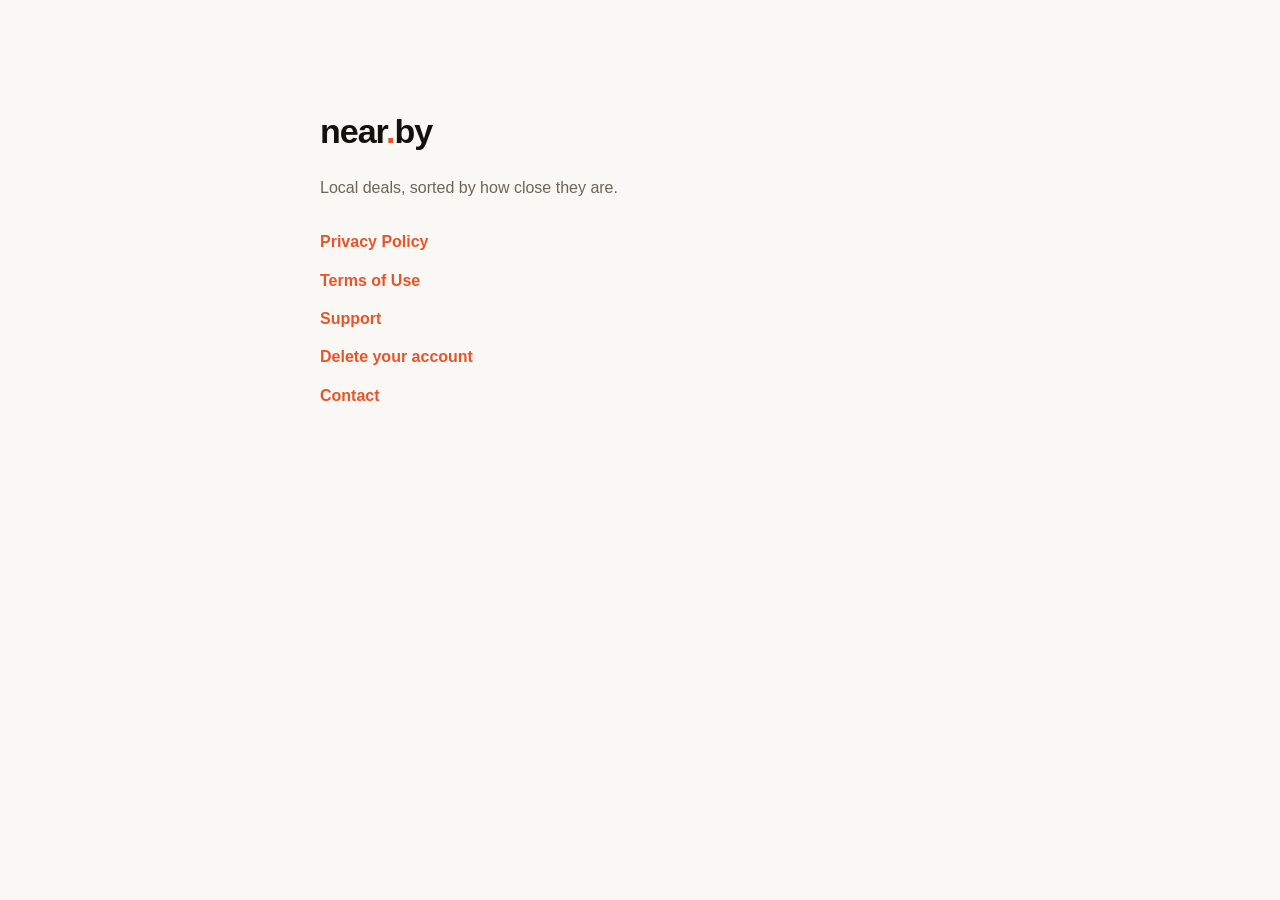
<file: index.html>
<!DOCTYPE html>
<html lang="en">
<head>
<meta charset="utf-8">
<meta name="viewport" content="width=device-width, initial-scale=1">
<title>near.by — Legal</title>
<style>
  :root { color-scheme: light dark; }
  body {
    max-width: 640px; margin: 0 auto; padding: 80px 20px;
    font: 16px/1.65 -apple-system, BlinkMacSystemFont, "Segoe UI", Roboto, sans-serif;
    color: #14110d; background: #faf8f4;
  }
  @media (prefers-color-scheme: dark) {
    body { color: #ece8e0; background: #14110d; }
  }
  h1 { font-size: 34px; letter-spacing: -1px; margin-bottom: 6px; }
  .dot { color: #e8542a; }
  p { color: #6b655b; }
  @media (prefers-color-scheme: dark) { p { color: #b0a99c; } }
  ul { list-style: none; padding: 0; margin-top: 28px; }
  li { margin-bottom: 12px; }
  a { color: #e8542a; font-weight: 600; text-decoration: none; }
  a:hover { text-decoration: underline; }
</style>
</head>
<body>
  <h1>near<span class="dot">.</span>by</h1>
  <p>Local deals, sorted by how close they are.</p>
  <ul>
    <li><a href="./privacy.html">Privacy Policy</a></li>
    <li><a href="./terms.html">Terms of Use</a></li>
    <li><a href="./support.html">Support</a></li>
    <li><a href="./delete-account.html">Delete your account</a></li>
    <li><a href="mailto:nearbyutah@gmail.com">Contact</a></li>
  </ul>
</body>
</html>
</file>
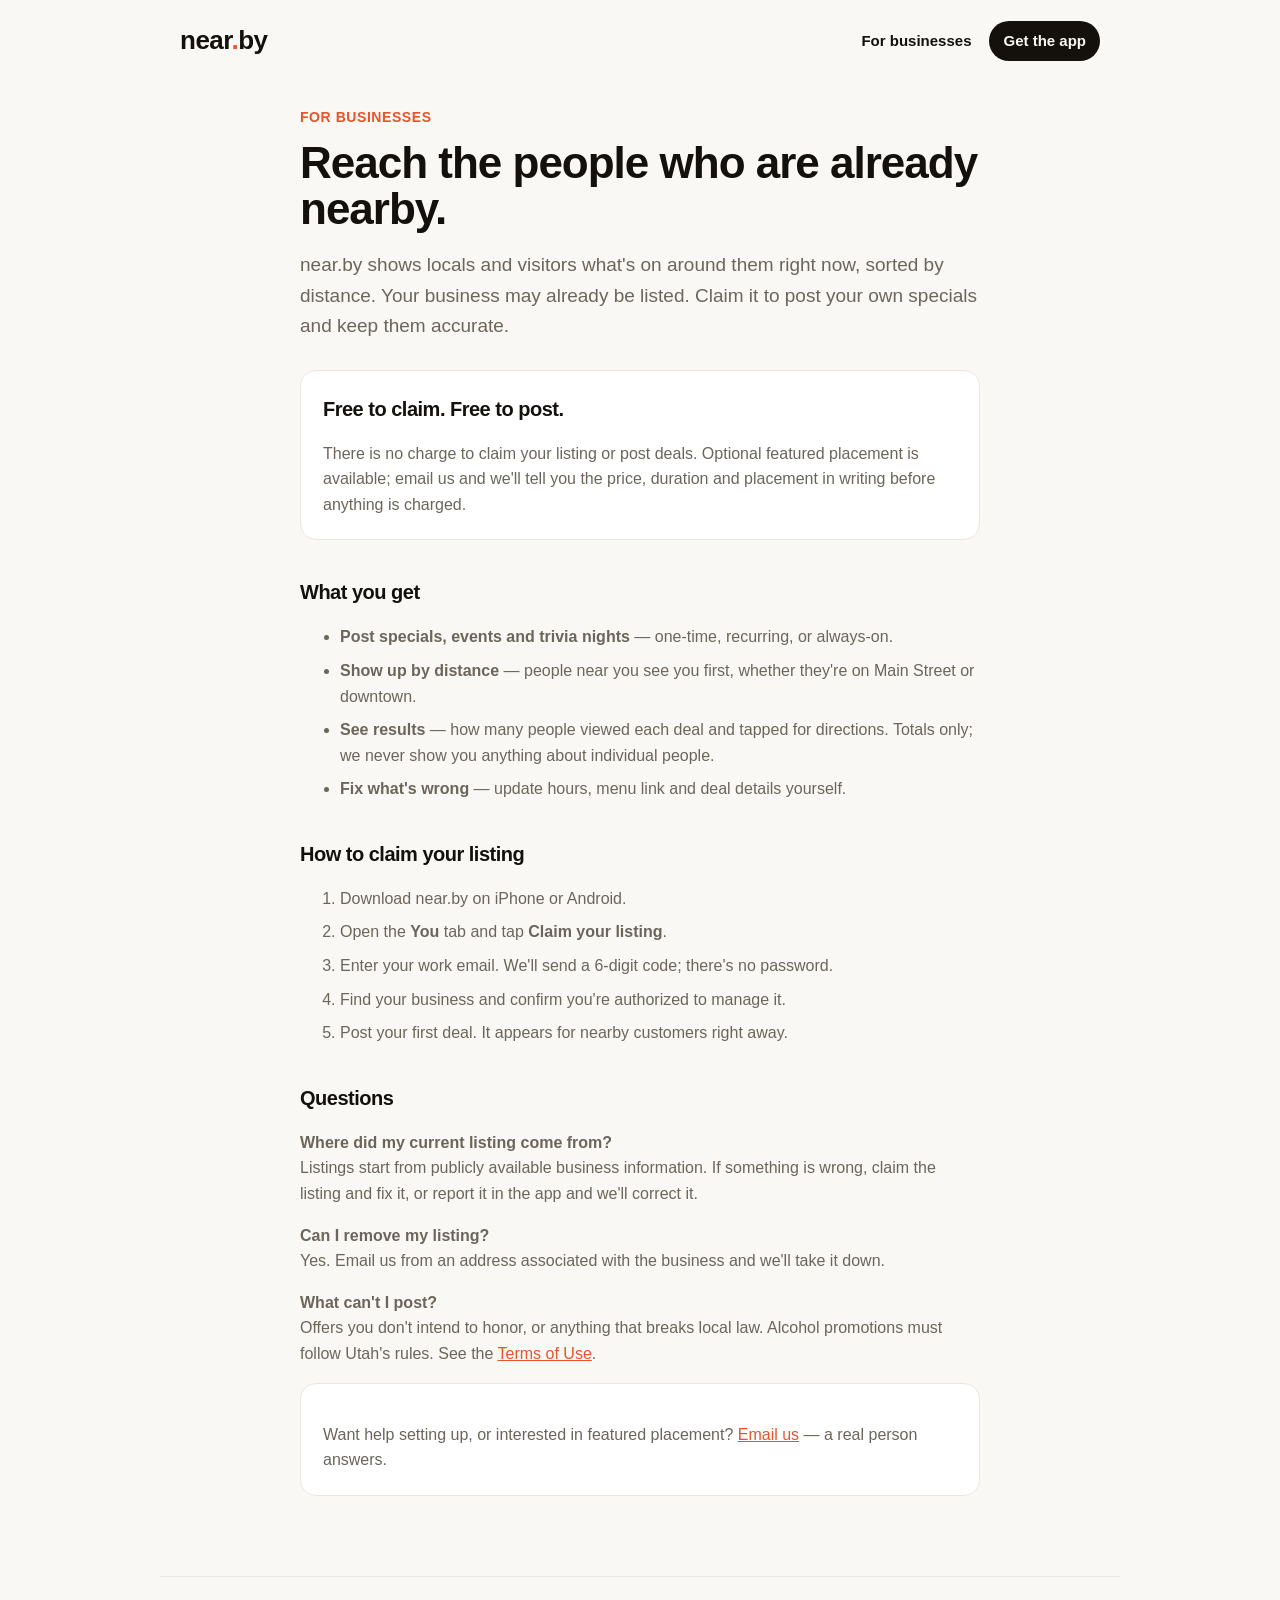
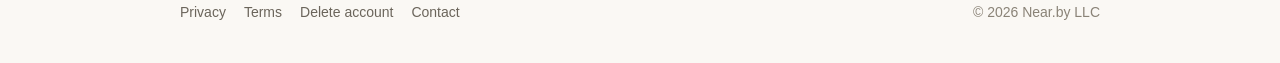
<file: business.html>
<!DOCTYPE html>
<html lang="en">
<head>
<meta charset="utf-8">
<meta name="viewport" content="width=device-width, initial-scale=1">
<title>For businesses — near.by</title>
<meta name="description" content="Claim your near.by listing for free. Post specials and events, and see how many nearby people viewed them and tapped for directions.">
<link rel="stylesheet" href="./site.css">
</head>
<body>

<header class="nav">
  <a class="logo" href="./">near<span class="dot">.</span>by</a>
  <nav>
    <a href="./business.html">For businesses</a>
    <a class="pill" href="./#get">Get the app</a>
  </nav>
</header>

<main class="page">
  <p class="eyebrow">For businesses</p>
  <h1>Reach the people who are already nearby.</h1>
  <p class="lead">near.by shows locals and visitors what's on around them right now, sorted by distance. Your business may already be listed. Claim it to post your own specials and keep them accurate.</p>

  <div class="card">
    <h2 style="margin-top:0">Free to claim. Free to post.</h2>
    <p>There is no charge to claim your listing or post deals. Optional featured placement is available; email us and we'll tell you the price, duration and placement in writing before anything is charged.</p>
  </div>

  <h2>What you get</h2>
  <ul>
    <li><strong>Post specials, events and trivia nights</strong> — one-time, recurring, or always-on.</li>
    <li><strong>Show up by distance</strong> — people near you see you first, whether they're on Main Street or downtown.</li>
    <li><strong>See results</strong> — how many people viewed each deal and tapped for directions. Totals only; we never show you anything about individual people.</li>
    <li><strong>Fix what's wrong</strong> — update hours, menu link and deal details yourself.</li>
  </ul>

  <h2>How to claim your listing</h2>
  <ol>
    <li>Download near.by on iPhone or Android.</li>
    <li>Open the <strong>You</strong> tab and tap <strong>Claim your listing</strong>.</li>
    <li>Enter your work email. We'll send a 6-digit code; there's no password.</li>
    <li>Find your business and confirm you're authorized to manage it.</li>
    <li>Post your first deal. It appears for nearby customers right away.</li>
  </ol>

  <h2>Questions</h2>
  <p><strong>Where did my current listing come from?</strong><br>
  Listings start from publicly available business information. If something is wrong, claim the listing and fix it, or report it in the app and we'll correct it.</p>
  <p><strong>Can I remove my listing?</strong><br>
  Yes. Email us from an address associated with the business and we'll take it down.</p>
  <p><strong>What can't I post?</strong><br>
  Offers you don't intend to honor, or anything that breaks local law. Alcohol promotions must follow Utah's rules. See the <a href="./terms.html">Terms of Use</a>.</p>

  <div class="card">
    <p>Want help setting up, or interested in featured placement? <a href="mailto:alandlipp@gmail.com?subject=near.by%20for%20my%20business">Email us</a> — a real person answers.</p>
  </div>
</main>

<footer>
  <a href="./privacy.html">Privacy</a>
  <a href="./terms.html">Terms</a>
  <a href="./delete-account.html">Delete account</a>
  <a href="mailto:alandlipp@gmail.com">Contact</a>
  <span class="copy">© 2026 Near.by LLC</span>
</footer>

</body>
</html>
</file>
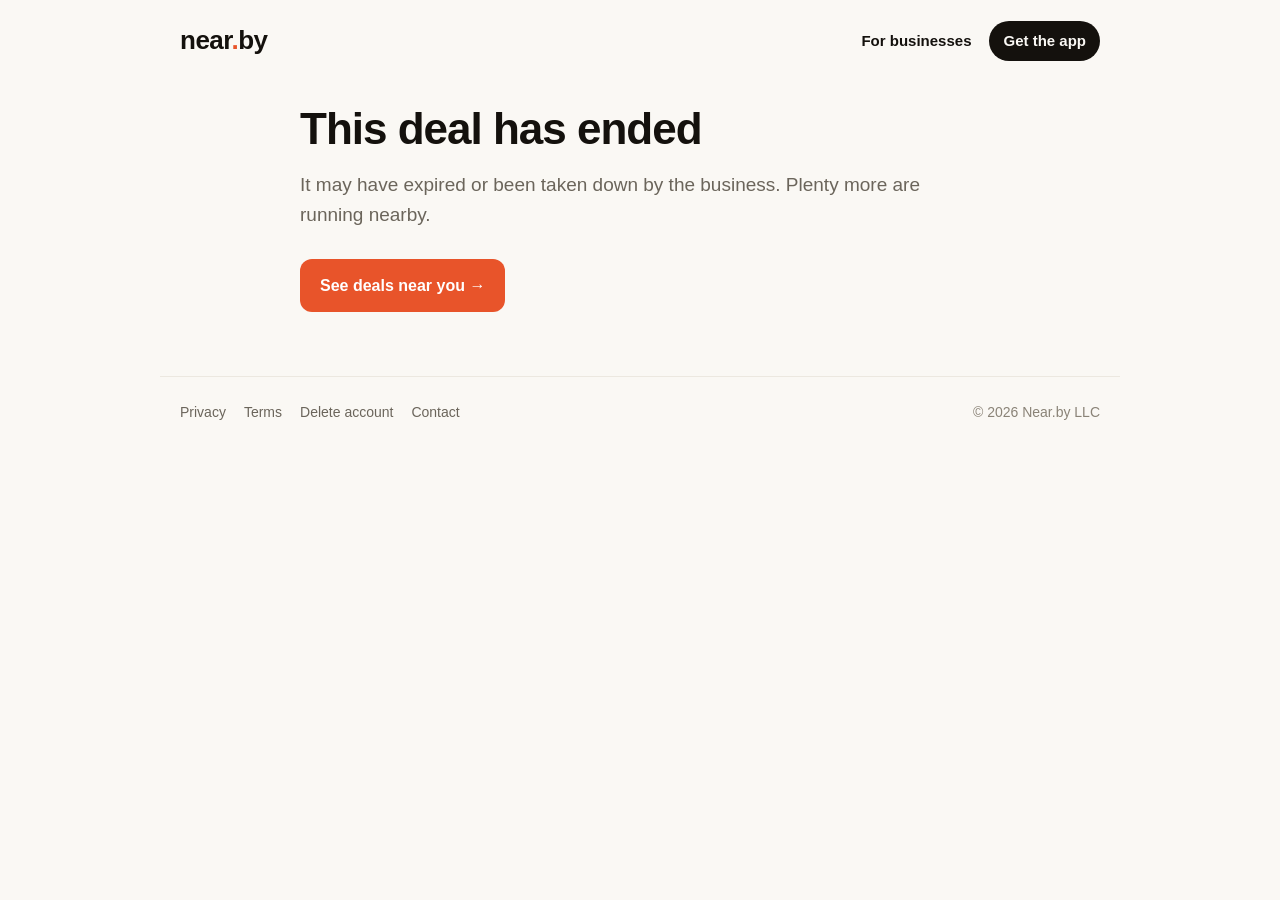
<file: d.html>
<!DOCTYPE html>
<html lang="en">
<head>
<meta charset="utf-8">
<meta name="viewport" content="width=device-width, initial-scale=1">
<title>A deal near you — near.by</title>
<meta name="description" content="A local deal shared from near.by — food specials, events and offers sorted by how close they are.">
<meta property="og:title" content="A deal near you — near.by">
<meta property="og:description" content="Shared from near.by: local deals in Park City and Salt Lake City, sorted by distance.">
<meta property="og:type" content="website">
<link rel="stylesheet" href="./site.css">
<style>
  .deal { margin-top: 8px; }
  .deal h1 { margin-bottom: 6px; }
  .biz { font-size: 18px; font-weight: 700; color: var(--ink); margin: 0 0 4px; }
  .where { margin: 0 0 20px; }
  .chips { display: flex; flex-wrap: wrap; gap: 8px; margin: 0 0 20px; }
  .chip { background: var(--surface); border: 1px solid var(--line); border-radius: 999px; padding: 4px 12px; font-size: 14px; font-weight: 600; color: var(--ink); }
  .chip.hot { border-color: var(--accent); color: var(--accent); }
  .actions { display: flex; flex-wrap: wrap; gap: 12px; margin: 8px 0 32px; }
  .ghost { display: inline-block; border: 1.5px solid var(--line); color: var(--ink); text-decoration: none; font-weight: 700; padding: 12px 18px; border-radius: 12px; }
  .note { font-size: 13px; color: var(--faint); }
  [hidden] { display: none !important; }
</style>
</head>
<body>

<header class="nav">
  <a class="logo" href="./">near<span class="dot">.</span>by</a>
  <nav>
    <a href="./business.html">For businesses</a>
    <a class="pill" href="./#get">Get the app</a>
  </nav>
</header>

<main class="page">
  <p id="loading">Loading deal…</p>

  <section id="missing" hidden>
    <h1>This deal has ended</h1>
    <p class="lead">It may have expired or been taken down by the business. Plenty more are running nearby.</p>
    <a class="btn" href="./#get">See deals near you →</a>
  </section>

  <section id="deal" class="deal" hidden>
    <p class="eyebrow">Shared from near.by</p>
    <h1 id="title"></h1>
    <p class="biz" id="biz"></p>
    <p class="where" id="where"></p>
    <div class="chips" id="chips"></div>
    <p id="desc"></p>
    <div class="actions">
      <a class="btn" id="directions" href="#" target="_blank" rel="noopener">Get directions</a>
      <a class="ghost" id="website" href="#" target="_blank" rel="noopener" hidden>Business website ↗</a>
    </div>
    <div class="card">
      <h2 style="margin-top:0">Find more deals like this, closest first</h2>
      <p>near.by shows what's on around you right now. Free, no sign-up, no tracking.</p>
      <div class="stores">
        <!-- Same store links as the home page; replace href="#" and remove "soon" once live. -->
        <a class="store soon" href="#"><span class="store-small">Coming soon to the</span><span class="store-big">App Store</span></a>
        <a class="store soon" href="#"><span class="store-small">Coming soon to</span><span class="store-big">Google Play</span></a>
      </div>
    </div>
    <p class="note">Deals change. Please confirm with the business before you go.</p>
  </section>
</main>

<footer>
  <a href="./privacy.html">Privacy</a>
  <a href="./terms.html">Terms</a>
  <a href="./delete-account.html">Delete account</a>
  <a href="mailto:alandlipp@gmail.com">Contact</a>
  <span class="copy">© 2026 Near.by LLC</span>
</footer>

<script>
// Public read-only key (the same one the app ships). Row-level security only
// exposes active, reviewed deals.
const SUPABASE_URL = 'https://vieoqoczhqbcxpflyjcp.supabase.co';
const ANON_KEY = 'eyJhbGciOiJIUzI1NiIsInR5cCI6IkpXVCJ9.eyJpc3MiOiJzdXBhYmFzZSIsInJlZiI6InZpZW9xb2N6aHFiY3hwZmx5amNwIiwicm9sZSI6ImFub24iLCJpYXQiOjE3ODI2NTE0NTgsImV4cCI6MjA5ODIyNzQ1OH0.SQrn1a5DHUfKdhRFTdYOUE6S_gLOYhhlN7NKVDqYwEo';
const DAYS = ['Sun', 'Mon', 'Tue', 'Wed', 'Thu', 'Fri', 'Sat'];

function show(id) {
  document.getElementById('loading').hidden = true;
  document.getElementById(id).hidden = false;
}

function fmtTime(t) {
  if (!t) return null;
  const [h, m] = t.split(':').map(Number);
  const hour = h % 12 || 12, ampm = h >= 12 ? 'pm' : 'am';
  return m ? `${hour}:${String(m).padStart(2, '0')}${ampm}` : `${hour}${ampm}`;
}

function chip(text, hot) {
  const el = document.createElement('span');
  el.className = 'chip' + (hot ? ' hot' : '');
  el.textContent = text;
  document.getElementById('chips').appendChild(el);
}

async function load() {
  const id = new URLSearchParams(location.search).get('id') || '';
  if (!/^[0-9a-f-]{36}$/i.test(id)) return show('missing');

  const select = 'title,description,price_info,deal_type,recurring_days,start_time,end_time,valid_until,' +
    'businesses(name,address,city,website)';
  let deal;
  try {
    const res = await fetch(`${SUPABASE_URL}/rest/v1/deals?id=eq.${id}&select=${select}`, {
      headers: { apikey: ANON_KEY, Authorization: `Bearer ${ANON_KEY}` },
    });
    deal = (await res.json())[0];
  } catch (e) { /* fall through to "ended" */ }
  if (!deal) return show('missing');

  const biz = deal.businesses || {};
  document.title = `${deal.title} at ${biz.name || 'a local spot'} — near.by`;
  document.getElementById('title').textContent = deal.title;
  document.getElementById('biz').textContent = biz.name || '';
  const showCity = biz.city && !(biz.address || '').includes(biz.city);
  document.getElementById('where').textContent = [biz.address, showCity && biz.city].filter(Boolean).join(', ');
  document.getElementById('desc').textContent = deal.description || '';

  if (deal.recurring_days && deal.recurring_days.length) chip(deal.recurring_days.map(d => DAYS[d]).join(' · '));
  const start = fmtTime(deal.start_time), end = fmtTime(deal.end_time);
  if (start && end) chip(`${start}–${end}`);
  if (deal.price_info) chip(deal.price_info, true);
  if (deal.valid_until) {
    const days = Math.ceil((Date.parse(deal.valid_until + 'T23:59:59') - Date.now()) / 864e5);
    if (days >= 0) chip(days === 0 ? 'Ends today' : `${days} day${days === 1 ? '' : 's'} left`, days <= 3);
  }

  const q = encodeURIComponent([biz.name, biz.address, showCity && biz.city].filter(Boolean).join(', '));
  document.getElementById('directions').href = `https://www.google.com/maps/search/?api=1&query=${q}`;
  if (biz.website && /^https?:\/\//i.test(biz.website)) {
    const w = document.getElementById('website');
    w.href = biz.website;
    w.hidden = false;
  }
  show('deal');
}
load();
</script>
</body>
</html>
</file>
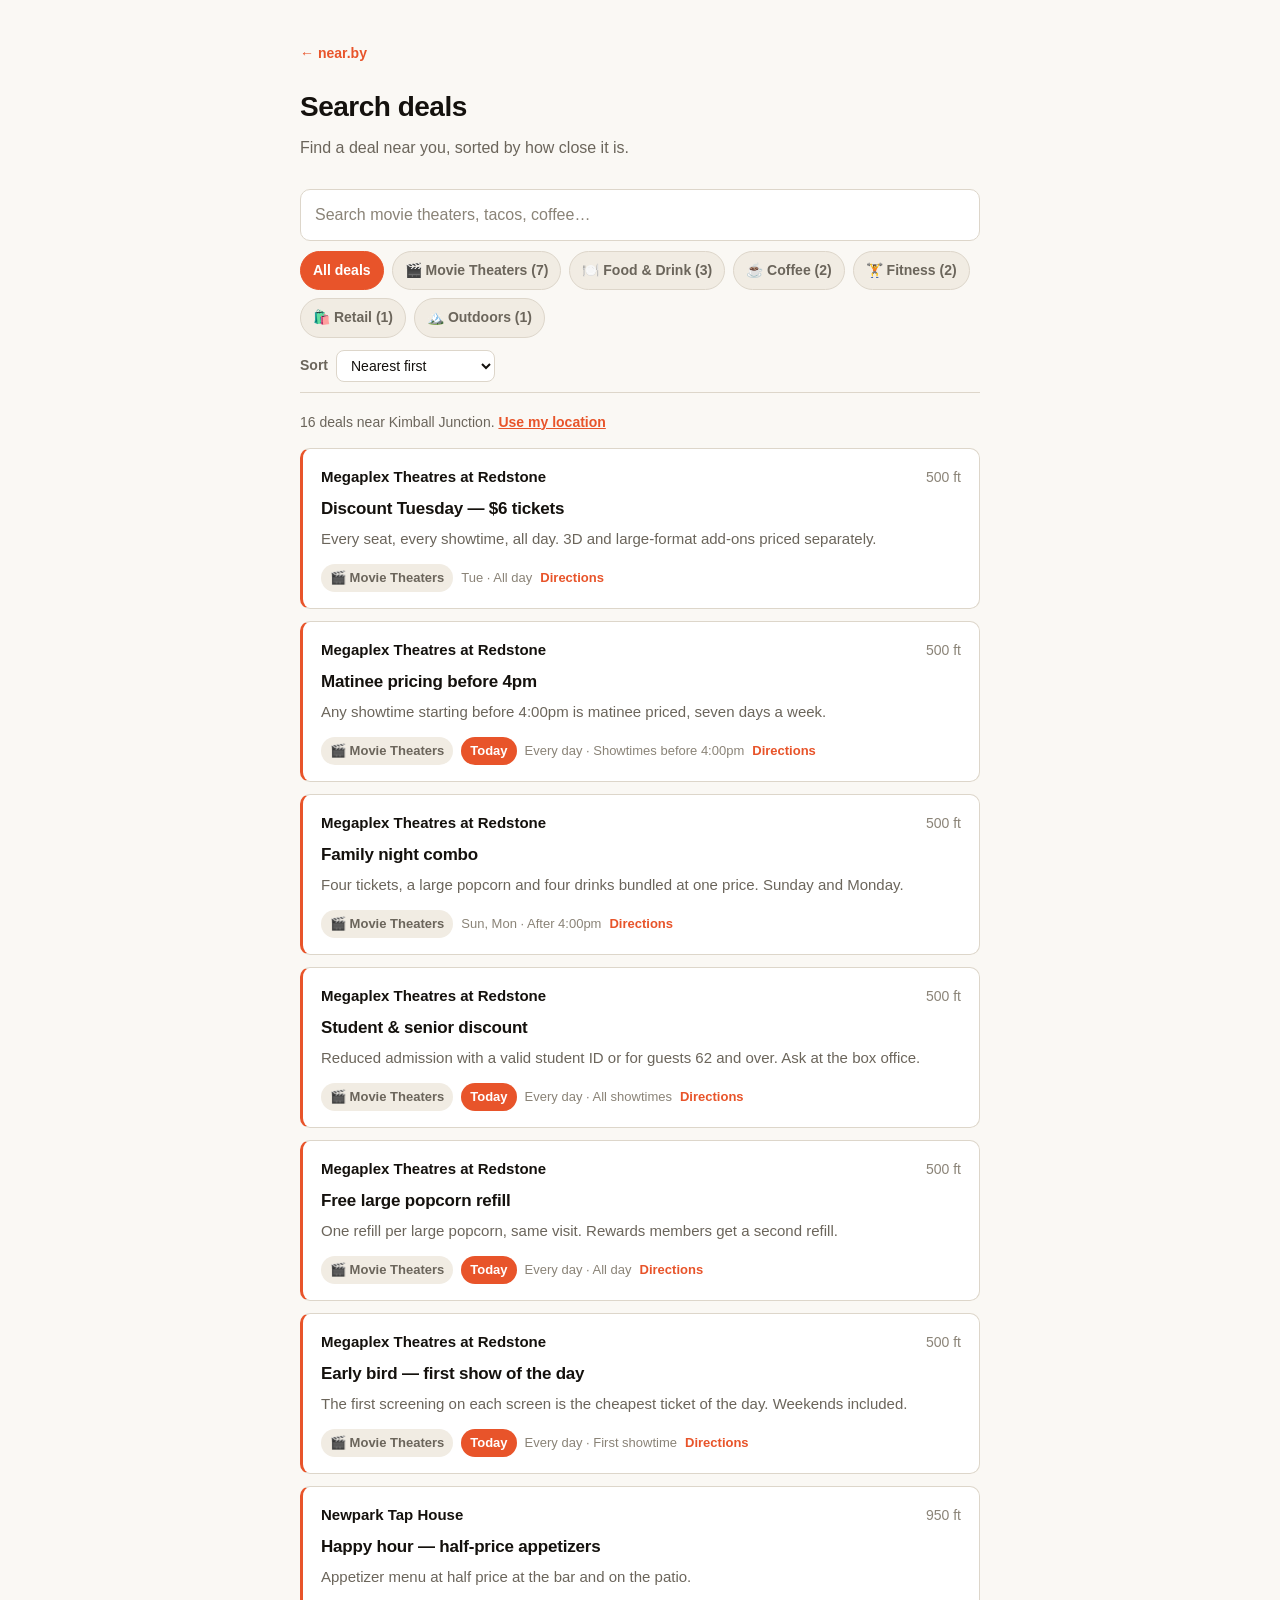
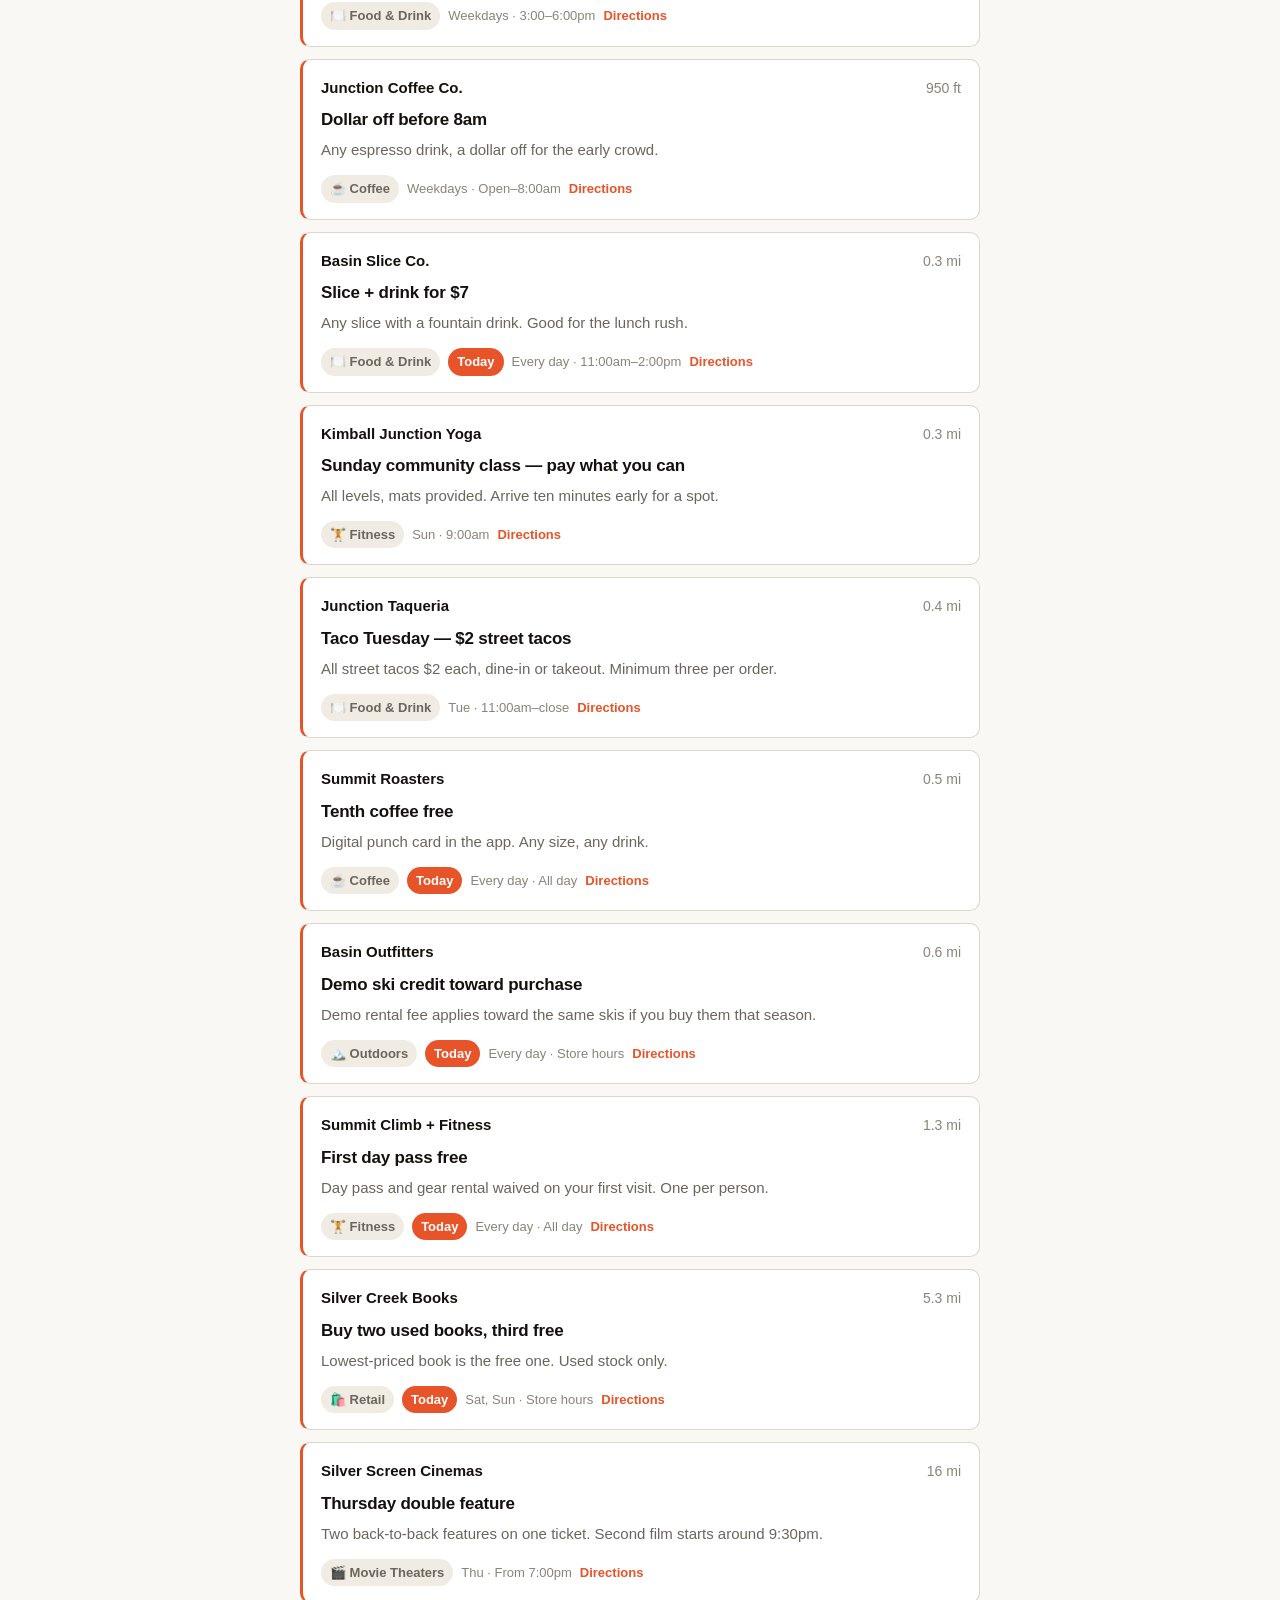
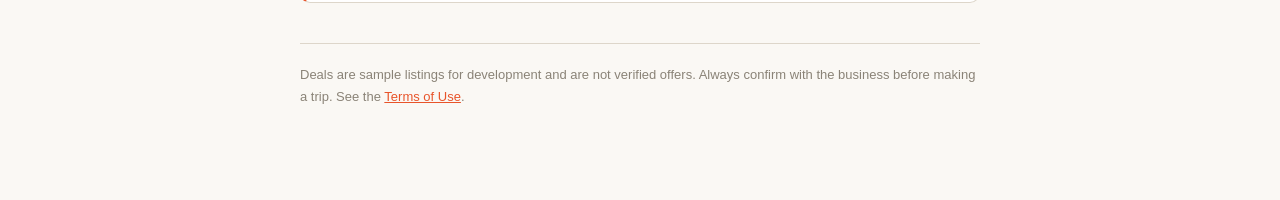
<file: deals.html>
<!DOCTYPE html>
<html lang="en">
<head>
<meta charset="utf-8">
<meta name="viewport" content="width=device-width, initial-scale=1">
<title>Search deals — near.by</title>
<meta name="description" content="Search local deals near you, sorted by how close they are.">
<style>
  :root {
    color-scheme: light dark;
    --bg: #faf8f4;
    --fg: #14110d;
    --muted: #6b655b;
    --faint: #8a8377;
    --line: #ddd6ca;
    --card: #ffffff;
    --accent: #e8542a;
    --chip: #f1ece3;
  }
  @media (prefers-color-scheme: dark) {
    :root {
      --bg: #14110d;
      --fg: #ece8e0;
      --muted: #b0a99c;
      --faint: #8a8377;
      --line: #3a352d;
      --card: #1c1813;
      --chip: #241f19;
    }
  }

  * { box-sizing: border-box; }

  body {
    max-width: 720px; margin: 0 auto; padding: 40px 20px 80px;
    font: 16px/1.65 -apple-system, BlinkMacSystemFont, "Segoe UI", Roboto, sans-serif;
    color: var(--fg); background: var(--bg);
  }

  a { color: var(--accent); }

  .back { font-size: 14px; font-weight: 600; text-decoration: none; }
  .back:hover { text-decoration: underline; }

  h1 { font-size: 28px; letter-spacing: -0.5px; margin: 18px 0 4px; }
  .dot { color: var(--accent); }
  .sub { color: var(--muted); margin-top: 0; }

  /* --- controls --- */
  .controls {
    position: sticky; top: 0; z-index: 5;
    padding: 12px 0 10px;
    background: var(--bg);
    border-bottom: 1px solid var(--line);
    margin-bottom: 18px;
  }

  .search-row { display: flex; gap: 8px; }

  #q {
    flex: 1; min-width: 0;
    padding: 12px 14px;
    font: inherit; font-size: 16px;
    color: var(--fg); background: var(--card);
    border: 1px solid var(--line); border-radius: 10px;
  }
  #q:focus { outline: 2px solid var(--accent); outline-offset: 1px; border-color: transparent; }
  #q::placeholder { color: var(--faint); }

  .clear-btn {
    padding: 0 14px; font: inherit; font-weight: 600; font-size: 14px;
    color: var(--muted); background: var(--chip);
    border: 1px solid var(--line); border-radius: 10px; cursor: pointer;
  }
  .clear-btn:hover { color: var(--fg); }
  .clear-btn[hidden] { display: none; }

  .chips { display: flex; flex-wrap: wrap; gap: 8px; margin-top: 10px; }

  .chip {
    padding: 7px 12px; font: inherit; font-size: 14px; font-weight: 600;
    color: var(--muted); background: var(--chip);
    border: 1px solid var(--line); border-radius: 999px; cursor: pointer;
    white-space: nowrap;
  }
  .chip:hover { color: var(--fg); }
  .chip[aria-pressed="true"] {
    color: #fff; background: var(--accent); border-color: var(--accent);
  }
  .chip:focus-visible { outline: 2px solid var(--accent); outline-offset: 2px; }

  .sort-row {
    display: flex; align-items: center; flex-wrap: wrap; gap: 8px;
    margin-top: 12px; font-size: 14px; color: var(--muted);
  }
  .sort-row label { font-weight: 600; }
  #sort {
    font: inherit; font-size: 14px; padding: 6px 10px;
    color: var(--fg); background: var(--card);
    border: 1px solid var(--line); border-radius: 8px;
  }

  /* --- status line --- */
  .status { font-size: 14px; color: var(--muted); margin-bottom: 14px; }
  .status .loc-btn {
    font: inherit; font-size: 14px; font-weight: 600;
    color: var(--accent); background: none; border: 0; padding: 0;
    cursor: pointer; text-decoration: underline;
  }

  /* --- results --- */
  ul.results { list-style: none; padding: 0; margin: 0; }

  .deal {
    background: var(--card);
    border: 1px solid var(--line); border-left: 3px solid var(--accent);
    border-radius: 10px;
    padding: 16px 18px; margin-bottom: 12px;
  }

  .deal-head {
    display: flex; justify-content: space-between; align-items: baseline; gap: 12px;
  }
  .biz { font-weight: 700; font-size: 15px; }
  .dist { font-size: 14px; color: var(--faint); white-space: nowrap; }

  .deal h2 { font-size: 17px; margin: 6px 0 4px; letter-spacing: -0.2px; }
  .deal p { margin: 0; color: var(--muted); font-size: 15px; }

  .meta {
    display: flex; flex-wrap: wrap; align-items: center; gap: 8px;
    margin-top: 12px; font-size: 13px; color: var(--faint);
  }
  .badge {
    padding: 3px 9px; border-radius: 999px;
    background: var(--chip); color: var(--muted); font-weight: 600;
  }
  .badge.today { background: var(--accent); color: #fff; }
  .meta a { font-weight: 600; text-decoration: none; }
  .meta a:hover { text-decoration: underline; }

  mark { background: rgba(232, 84, 42, 0.22); color: inherit; border-radius: 3px; padding: 0 1px; }

  .empty {
    text-align: center; padding: 48px 20px;
    border: 1px dashed var(--line); border-radius: 10px; color: var(--muted);
  }
  .empty strong { display: block; color: var(--fg); margin-bottom: 6px; }

  .note {
    margin-top: 40px; padding-top: 20px; border-top: 1px solid var(--line);
    font-size: 13px; color: var(--faint);
  }

  @media (max-width: 480px) {
    body { padding: 24px 16px 60px; }
    .deal-head { flex-direction: column; gap: 2px; }
  }
</style>
</head>
<body>

<a class="back" href="./index.html">&larr; near<span class="dot">.</span>by</a>

<h1>Search deals</h1>
<p class="sub">Find a deal near you, sorted by how close it is.</p>

<div class="controls">
  <div class="search-row">
    <input id="q" type="search" autocomplete="off" aria-label="Search deals"
           placeholder="Search movie theaters, tacos, coffee&hellip;">
    <button id="clear" class="clear-btn" type="button" hidden>Clear</button>
  </div>

  <div class="chips" id="chips" role="group" aria-label="Filter by category"></div>

  <div class="sort-row">
    <label for="sort">Sort</label>
    <select id="sort">
      <option value="distance">Nearest first</option>
      <option value="today">Running today first</option>
      <option value="name">Business A&ndash;Z</option>
    </select>
  </div>
</div>

<p class="status" id="status" role="status" aria-live="polite"></p>

<ul class="results" id="results"></ul>

<p class="note">
  Deals are sample listings for development and are not verified offers. Always confirm
  with the business before making a trip. See the <a href="./terms.html">Terms of Use</a>.
</p>

<script src="./deals.js"></script>
<script>
(function () {
  'use strict';

  var qInput   = document.getElementById('q');
  var clearBtn = document.getElementById('clear');
  var chipsEl  = document.getElementById('chips');
  var sortEl   = document.getElementById('sort');
  var statusEl = document.getElementById('status');
  var listEl   = document.getElementById('results');

  var state = {
    query: '',
    categories: [],            // empty means "all"
    sort: 'distance',
    origin: DEFAULT_LOCATION,  // falls back to Kimball Junction
    usingDeviceLocation: false
  };

  var DAY_NAMES = ['Sunday', 'Monday', 'Tuesday', 'Wednesday', 'Thursday', 'Friday', 'Saturday'];

  /* ---------- helpers ---------- */

  // Great-circle distance in miles.
  function distanceMiles(a, b) {
    var R = 3958.8;
    var toRad = function (d) { return d * Math.PI / 180; };
    var dLat = toRad(b.lat - a.lat);
    var dLng = toRad(b.lng - a.lng);
    var h = Math.sin(dLat / 2) * Math.sin(dLat / 2) +
            Math.cos(toRad(a.lat)) * Math.cos(toRad(b.lat)) *
            Math.sin(dLng / 2) * Math.sin(dLng / 2);
    return R * 2 * Math.atan2(Math.sqrt(h), Math.sqrt(1 - h));
  }

  function formatDistance(mi) {
    // Walking distance reads better in feet than as "0.0 mi".
    if (mi < 0.2) return Math.max(50, Math.round(mi * 5280 / 50) * 50) + ' ft';
    if (mi < 10)  return mi.toFixed(1) + ' mi';
    return Math.round(mi) + ' mi';
  }

  function runsToday(deal) {
    if (!deal.days) return true;
    return deal.days.indexOf(new Date().getDay()) !== -1;
  }

  function daysLabel(deal) {
    if (!deal.days) return 'Every day';
    if (deal.days.length === 5 && [1,2,3,4,5].every(function (d) { return deal.days.indexOf(d) !== -1; })) {
      return 'Weekdays';
    }
    return deal.days.map(function (d) { return DAY_NAMES[d].slice(0, 3); }).join(', ');
  }

  function escapeHtml(s) {
    return String(s).replace(/[&<>"']/g, function (c) {
      return { '&': '&amp;', '<': '&lt;', '>': '&gt;', '"': '&quot;', "'": '&#39;' }[c];
    });
  }

  // Escape a user string for safe use inside a RegExp.
  function escapeRegExp(s) {
    return s.replace(/[.*+?^${}()|[\]\\]/g, '\\$&');
  }

  // Escape for HTML, then wrap query terms in <mark>.
  function highlight(text, terms) {
    var html = escapeHtml(text);
    if (!terms.length) return html;
    var pattern = terms.map(escapeRegExp).join('|');
    // Skip anything inside an HTML entity so &amp; is not broken apart.
    return html.replace(new RegExp('(' + pattern + ')(?![^&]*;)', 'gi'), '<mark>$1</mark>');
  }

  /* ---------- filtering ---------- */

  function searchTerms() {
    return state.query.toLowerCase().split(/\s+/).filter(Boolean);
  }

  function matches(deal, terms) {
    if (state.categories.length && state.categories.indexOf(deal.category) === -1) {
      return false;
    }
    if (!terms.length) return true;

    var haystack = [
      deal.business,
      deal.title,
      deal.detail,
      deal.address,
      CATEGORIES[deal.category].label
    ].join(' ').toLowerCase();

    // Every term must appear somewhere: "movie tuesday" narrows, it does not widen.
    return terms.every(function (t) { return haystack.indexOf(t) !== -1; });
  }

  function visibleDeals() {
    var terms = searchTerms();

    var rows = DEALS.filter(function (d) { return matches(d, terms); })
                    .map(function (d) {
                      return { deal: d, miles: distanceMiles(state.origin, d) };
                    });

    rows.sort(function (a, b) {
      if (state.sort === 'name') {
        return a.deal.business.localeCompare(b.deal.business) ||
               a.deal.title.localeCompare(b.deal.title);
      }
      if (state.sort === 'today') {
        var diff = (runsToday(b.deal) ? 1 : 0) - (runsToday(a.deal) ? 1 : 0);
        if (diff) return diff;
      }
      return a.miles - b.miles;
    });

    return rows;
  }

  /* ---------- rendering ---------- */

  function renderChips() {
    var html = Object.keys(CATEGORIES).map(function (key) {
      var on = state.categories.indexOf(key) !== -1;
      var count = DEALS.filter(function (d) { return d.category === key; }).length;
      return '<button class="chip" type="button" data-cat="' + key + '" aria-pressed="' + on + '">' +
             CATEGORIES[key].emoji + ' ' + escapeHtml(CATEGORIES[key].label) +
             ' <span aria-hidden="true">(' + count + ')</span></button>';
    });

    html.unshift(
      '<button class="chip" type="button" data-cat="" aria-pressed="' +
      (state.categories.length === 0) + '">All deals</button>'
    );

    chipsEl.innerHTML = html.join('');
  }

  function renderStatus(count) {
    var where = state.usingDeviceLocation
      ? 'your location'
      : escapeHtml(state.origin.label);

    var bits = [count + (count === 1 ? ' deal' : ' deals')];
    if (state.query) bits.push('matching &ldquo;' + escapeHtml(state.query) + '&rdquo;');
    bits.push('near ' + where);

    var html = bits.join(' ') + '.';
    if (!state.usingDeviceLocation && 'geolocation' in navigator) {
      html += ' <button class="loc-btn" type="button" id="useloc">Use my location</button>';
    }
    statusEl.innerHTML = html;

    var btn = document.getElementById('useloc');
    if (btn) btn.addEventListener('click', requestLocation);
  }

  function renderResults() {
    var rows = visibleDeals();
    var terms = searchTerms();

    renderStatus(rows.length);

    if (!rows.length) {
      listEl.innerHTML =
        '<li class="empty"><strong>Nothing matches yet.</strong>' +
        'Try a shorter search, or clear the category filters.</li>';
      return;
    }

    listEl.innerHTML = rows.map(function (row) {
      var d = row.deal;
      var cat = CATEGORIES[d.category];
      var maps = 'https://www.google.com/maps/search/?api=1&query=' + d.lat + ',' + d.lng;

      var badges = '<span class="badge">' + cat.emoji + ' ' + escapeHtml(cat.label) + '</span>';
      if (runsToday(d)) badges += '<span class="badge today">Today</span>';

      var when = daysLabel(d) + (d.window ? ' &middot; ' + escapeHtml(d.window) : '');

      return '<li class="deal">' +
        '<div class="deal-head">' +
          '<span class="biz">' + highlight(d.business, terms) + '</span>' +
          '<span class="dist">' + formatDistance(row.miles) + '</span>' +
        '</div>' +
        '<h2>' + highlight(d.title, terms) + '</h2>' +
        '<p>' + highlight(d.detail, terms) + '</p>' +
        '<div class="meta">' + badges +
          '<span>' + when + '</span>' +
          '<a href="' + maps + '" target="_blank" rel="noopener">Directions</a>' +
        '</div>' +
      '</li>';
    }).join('');
  }

  /* ---------- location ---------- */

  function requestLocation() {
    if (!('geolocation' in navigator)) return;
    statusEl.textContent = 'Getting your location…';
    navigator.geolocation.getCurrentPosition(
      function (pos) {
        state.origin = { lat: pos.coords.latitude, lng: pos.coords.longitude, label: 'you' };
        state.usingDeviceLocation = true;
        renderResults();
      },
      function () {
        // Denied or unavailable: quietly stay on the fallback location.
        state.usingDeviceLocation = false;
        renderResults();
      },
      { timeout: 8000, maximumAge: 300000 }
    );
  }

  /* ---------- URL state (shareable searches) ---------- */

  function readUrl() {
    var params = new URLSearchParams(location.search);
    state.query = params.get('q') || '';
    var cat = params.get('cat');
    state.categories = cat ? cat.split(',').filter(function (c) { return CATEGORIES[c]; }) : [];
    var sort = params.get('sort');
    if (sort === 'today' || sort === 'name' || sort === 'distance') state.sort = sort;
  }

  function writeUrl() {
    var params = new URLSearchParams();
    if (state.query) params.set('q', state.query);
    if (state.categories.length) params.set('cat', state.categories.join(','));
    if (state.sort !== 'distance') params.set('sort', state.sort);
    var qs = params.toString();
    history.replaceState(null, '', qs ? '?' + qs : location.pathname);
  }

  function update() {
    clearBtn.hidden = !state.query && !state.categories.length;
    writeUrl();
    renderChips();
    renderResults();
  }

  /* ---------- events ---------- */

  qInput.addEventListener('input', function () {
    state.query = qInput.value.trim();
    update();
  });

  clearBtn.addEventListener('click', function () {
    state.query = '';
    state.categories = [];
    qInput.value = '';
    qInput.focus();
    update();
  });

  chipsEl.addEventListener('click', function (e) {
    var btn = e.target.closest('.chip');
    if (!btn) return;
    var cat = btn.dataset.cat;

    if (!cat) {
      state.categories = [];               // "All deals"
    } else {
      var i = state.categories.indexOf(cat);
      if (i === -1) state.categories.push(cat);
      else state.categories.splice(i, 1);
    }
    update();
  });

  sortEl.addEventListener('change', function () {
    state.sort = sortEl.value;
    update();
  });

  /* ---------- init ---------- */

  readUrl();
  qInput.value = state.query;
  sortEl.value = state.sort;
  update();
})();
</script>

</body>
</html>
</file>
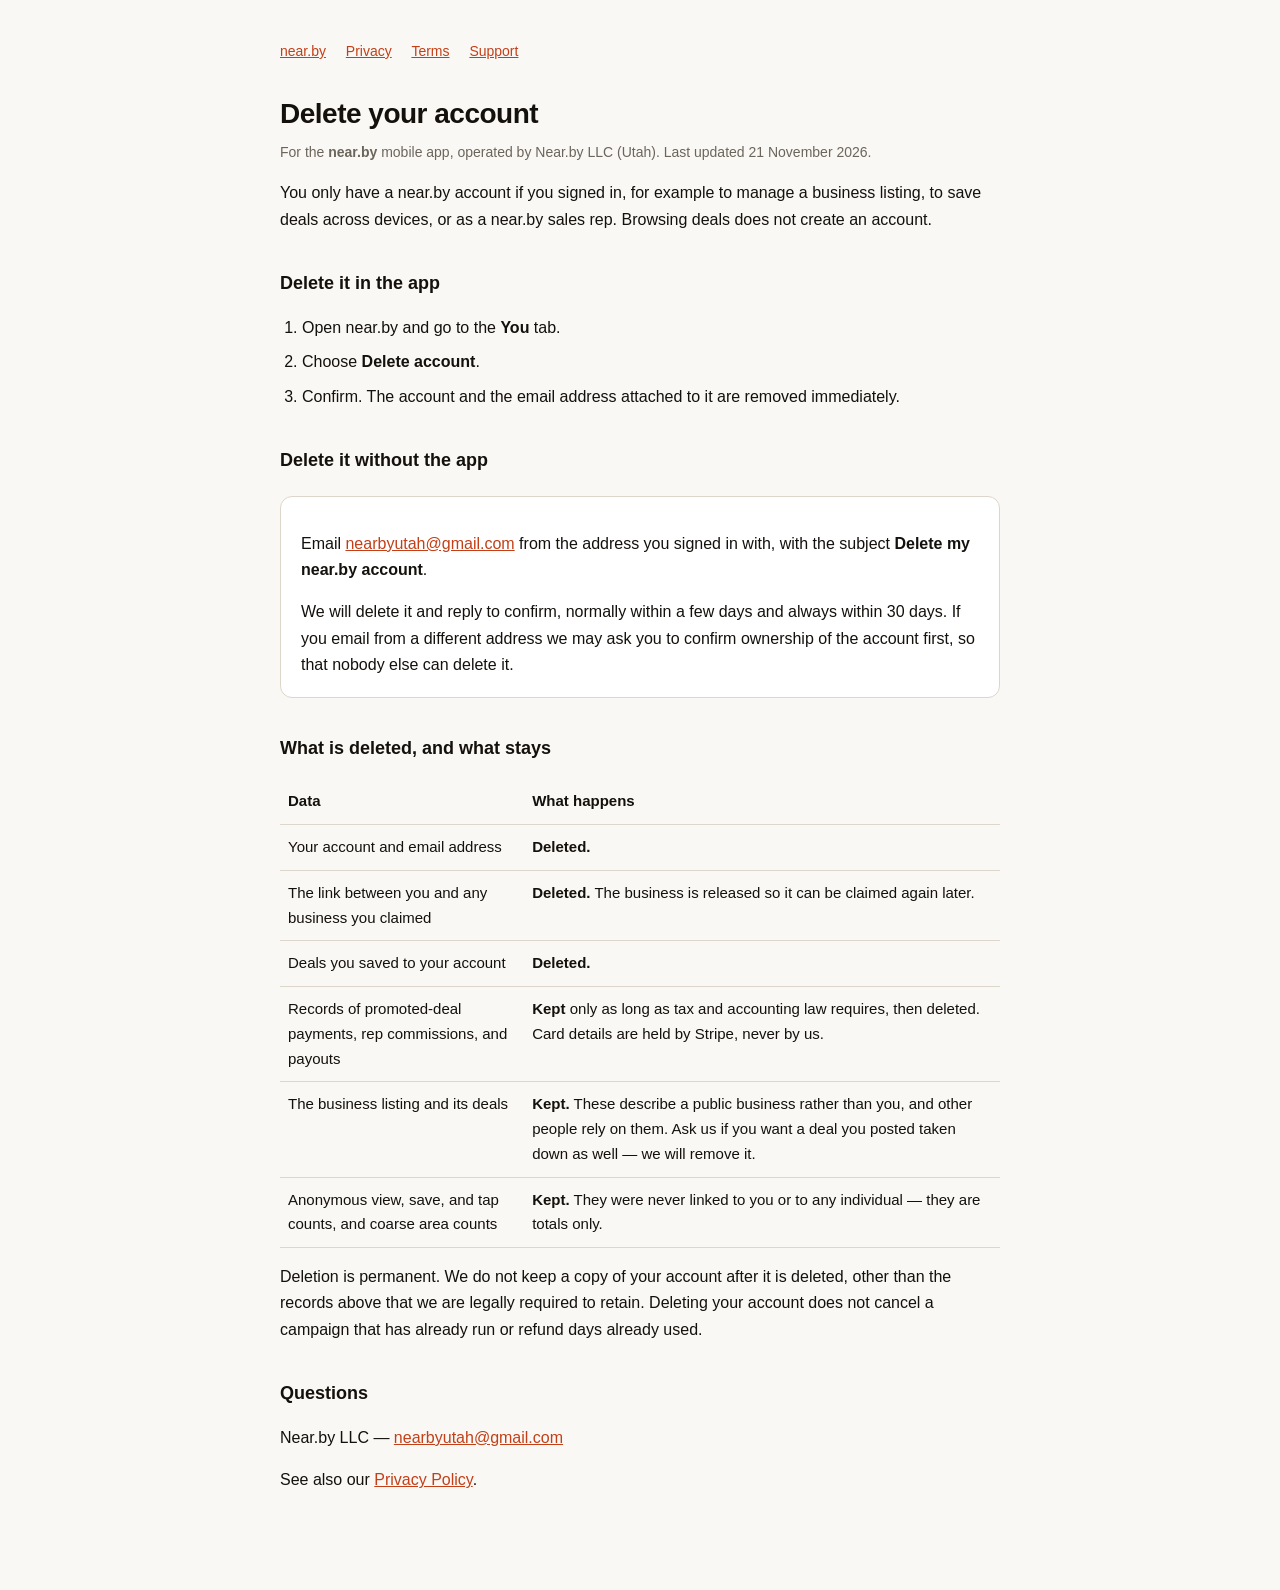
<file: delete-account.html>
<!DOCTYPE html>
<html lang="en">
<head>
<meta charset="utf-8">
<meta name="viewport" content="width=device-width, initial-scale=1">
<title>Delete your account — near.by</title>
<meta name="description" content="How to delete your near.by business account and the data held with it.">
<style>
  :root { color-scheme: light dark; }
  body {
    max-width: 720px; margin: 0 auto; padding: 40px 20px 80px;
    font: 16px/1.65 -apple-system, BlinkMacSystemFont, "Segoe UI", Roboto, sans-serif;
    color: #14110d; background: #faf8f4;
  }
  @media (prefers-color-scheme: dark) {
    body { color: #ece8e0; background: #14110d; }
    .card { background: #1c1813 !important; border-color: #3a352d !important; }
  }
  h1 { font-size: 28px; letter-spacing: -0.5px; margin-bottom: 4px; }
  h2 { font-size: 18px; margin-top: 36px; }
  .updated { color: #6b655b; font-size: 14px; margin-top: 0; }
  @media (prefers-color-scheme: dark) { .updated { color: #b0a99c; } }
  a { color: #c23f18; }
  @media (prefers-color-scheme: dark) { a { color: #ff7a4d; } }
  nav { margin-bottom: 28px; font-size: 14px; }
  nav a { margin-right: 16px; }
  .card {
    background: #fff; border: 1px solid #ddd6ca; border-radius: 12px;
    padding: 18px 20px; margin: 20px 0;
  }
  ol { padding-left: 22px; }
  li { margin-bottom: 8px; }
  table { border-collapse: collapse; width: 100%; margin: 16px 0; font-size: 15px; }
  th, td { text-align: left; padding: 10px 8px; border-bottom: 1px solid #ddd6ca; vertical-align: top; }
  @media (prefers-color-scheme: dark) { td, th { border-color: #3a352d; } }
  th { font-weight: 700; }
</style>
</head>
<body>

<nav>
  <a href="./index.html">near.by</a>
  <a href="./privacy.html">Privacy</a>
  <a href="./terms.html">Terms</a>
  <a href="./support.html">Support</a>
</nav>

<h1>Delete your account</h1>
<p class="updated">For the <strong>near.by</strong> mobile app, operated by Near.by LLC (Utah). Last updated 21 November 2026.</p>

<p>You only have a near.by account if you signed in, for example to manage a business listing, to save deals across devices, or as a near.by sales rep. Browsing deals does not create an account.</p>

<h2>Delete it in the app</h2>
<ol>
  <li>Open near.by and go to the <strong>You</strong> tab.</li>
  <li>Choose <strong>Delete account</strong>.</li>
  <li>Confirm. The account and the email address attached to it are removed immediately.</li>
</ol>

<h2>Delete it without the app</h2>
<div class="card">
  <p>Email <a href="mailto:nearbyutah@gmail.com?subject=Delete%20my%20near.by%20account">nearbyutah@gmail.com</a> from the address you signed in with, with the subject <strong>Delete my near.by account</strong>.</p>
  <p style="margin-bottom:0">We will delete it and reply to confirm, normally within a few days and always within 30 days. If you email from a different address we may ask you to confirm ownership of the account first, so that nobody else can delete it.</p>
</div>

<h2>What is deleted, and what stays</h2>

<table>
  <tr><th>Data</th><th>What happens</th></tr>
  <tr>
    <td>Your account and email address</td>
    <td><strong>Deleted.</strong></td>
  </tr>
  <tr>
    <td>The link between you and any business you claimed</td>
    <td><strong>Deleted.</strong> The business is released so it can be claimed again later.</td>
  </tr>
  <tr>
    <td>Deals you saved to your account</td>
    <td><strong>Deleted.</strong></td>
  </tr>
  <tr>
    <td>Records of promoted-deal payments, rep commissions, and payouts</td>
    <td><strong>Kept</strong> only as long as tax and accounting law requires, then deleted. Card details are held by Stripe, never by us.</td>
  </tr>
  <tr>
    <td>The business listing and its deals</td>
    <td><strong>Kept.</strong> These describe a public business rather than you, and other people rely on them. Ask us if you want a deal you posted taken down as well — we will remove it.</td>
  </tr>
  <tr>
    <td>Anonymous view, save, and tap counts, and coarse area counts</td>
    <td><strong>Kept.</strong> They were never linked to you or to any individual — they are totals only.</td>
  </tr>
</table>

<p>Deletion is permanent. We do not keep a copy of your account after it is deleted, other than the records above that we are legally required to retain. Deleting your account does not cancel a campaign that has already run or refund days already used.</p>

<h2>Questions</h2>
<p>Near.by LLC — <a href="mailto:nearbyutah@gmail.com">nearbyutah@gmail.com</a></p>
<p>See also our <a href="./privacy.html">Privacy Policy</a>.</p>

</body>
</html>
</file>
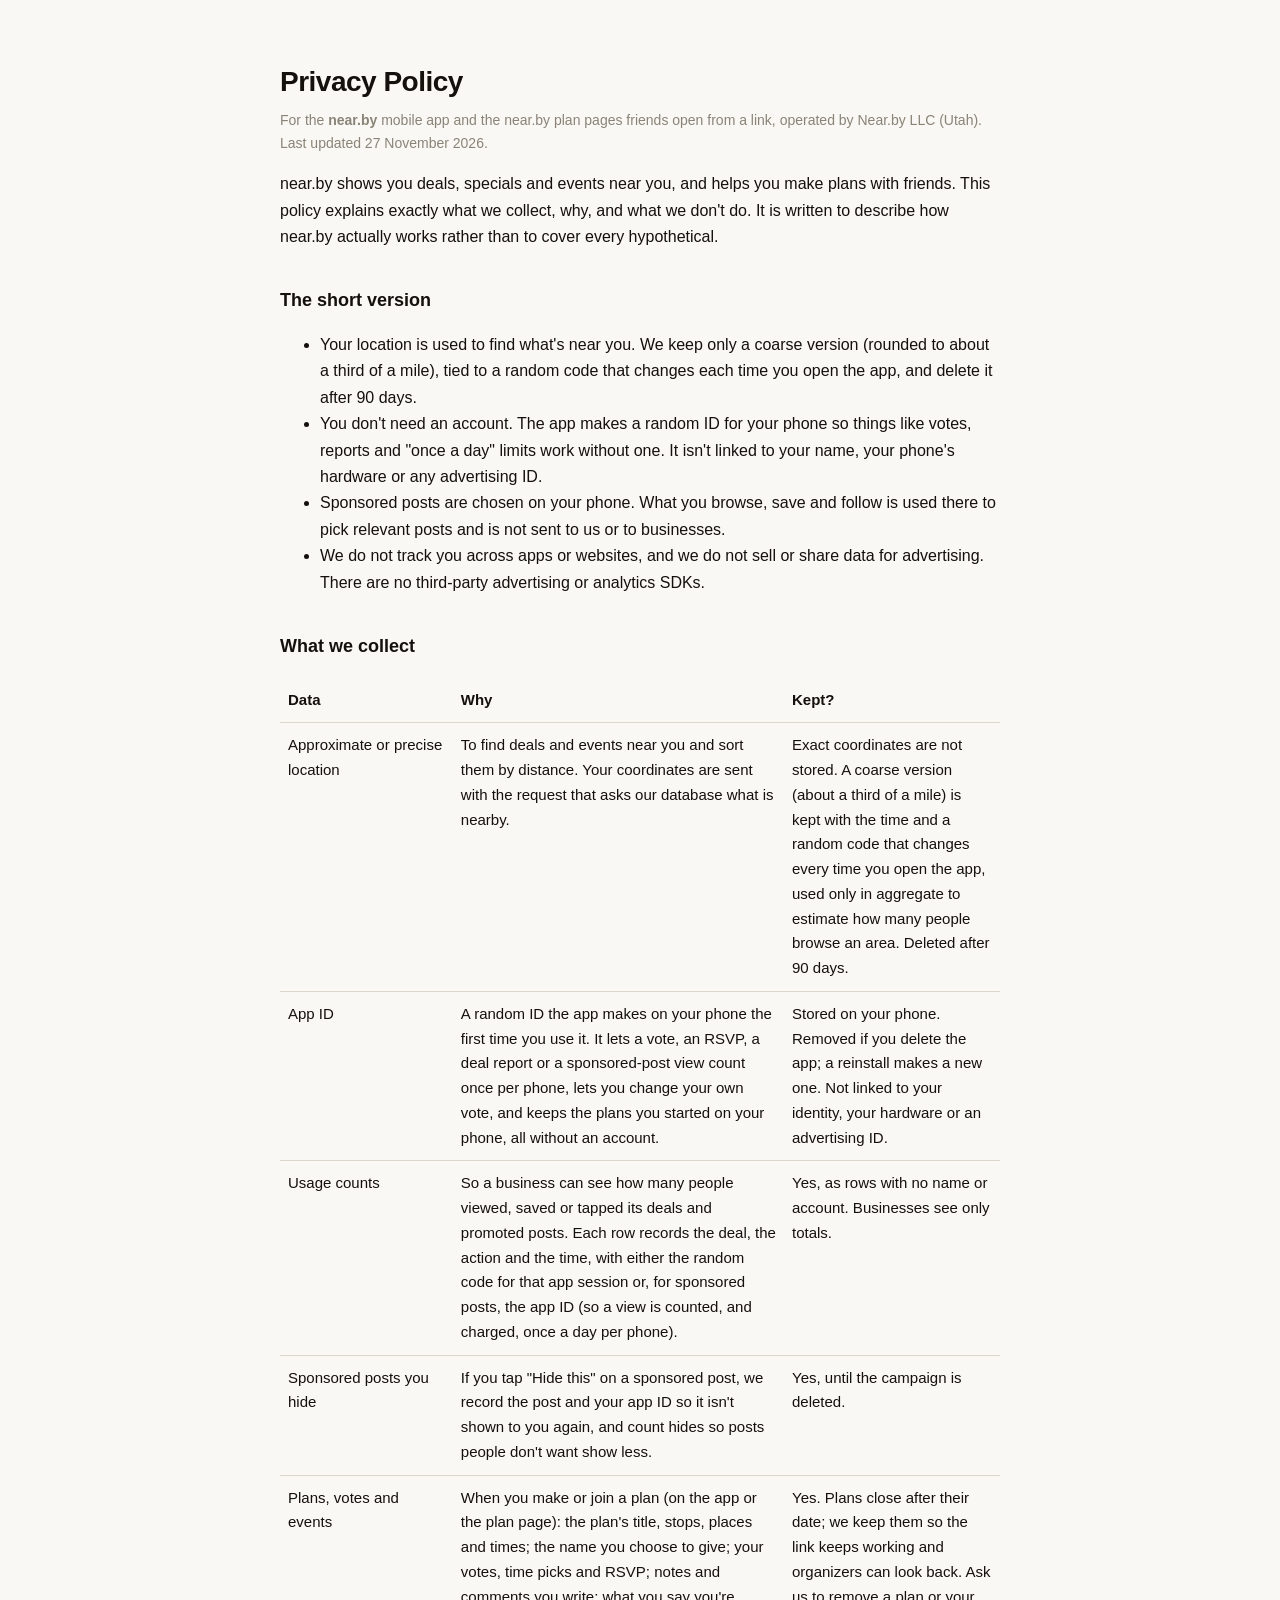
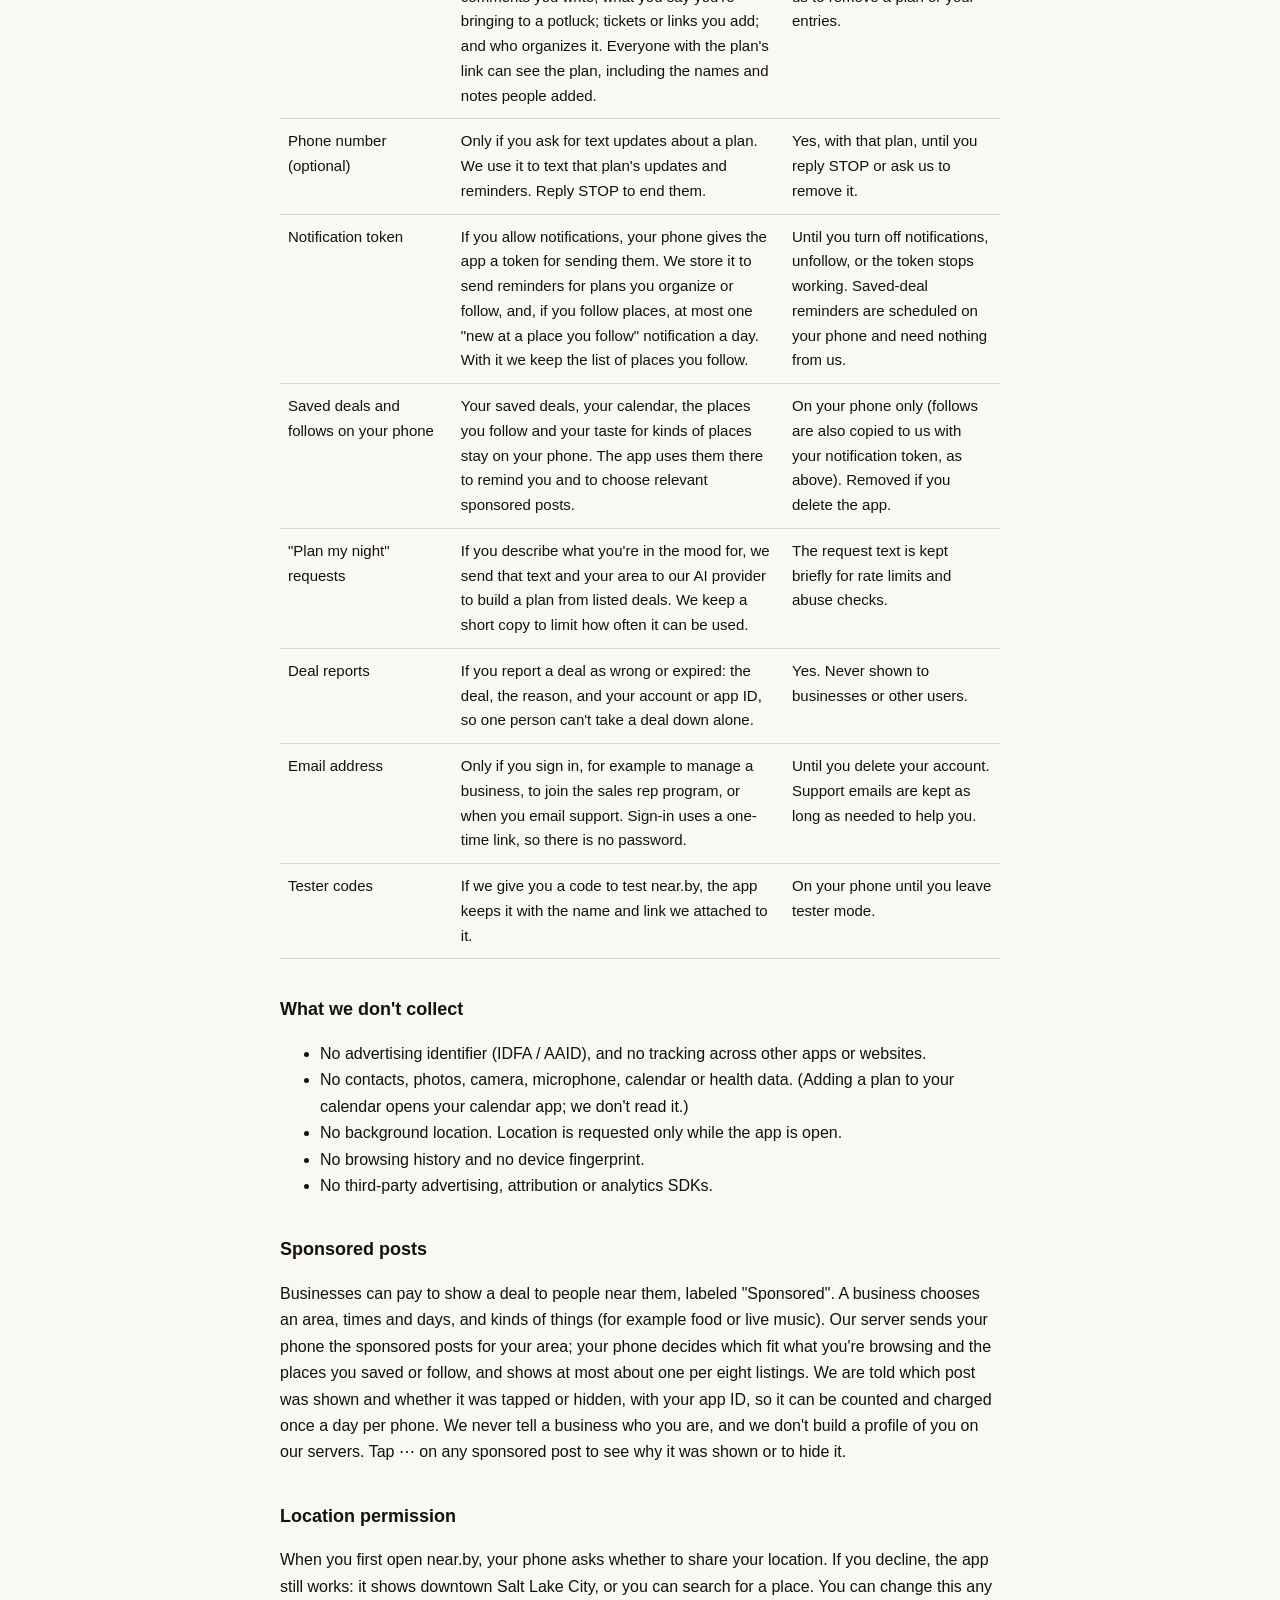
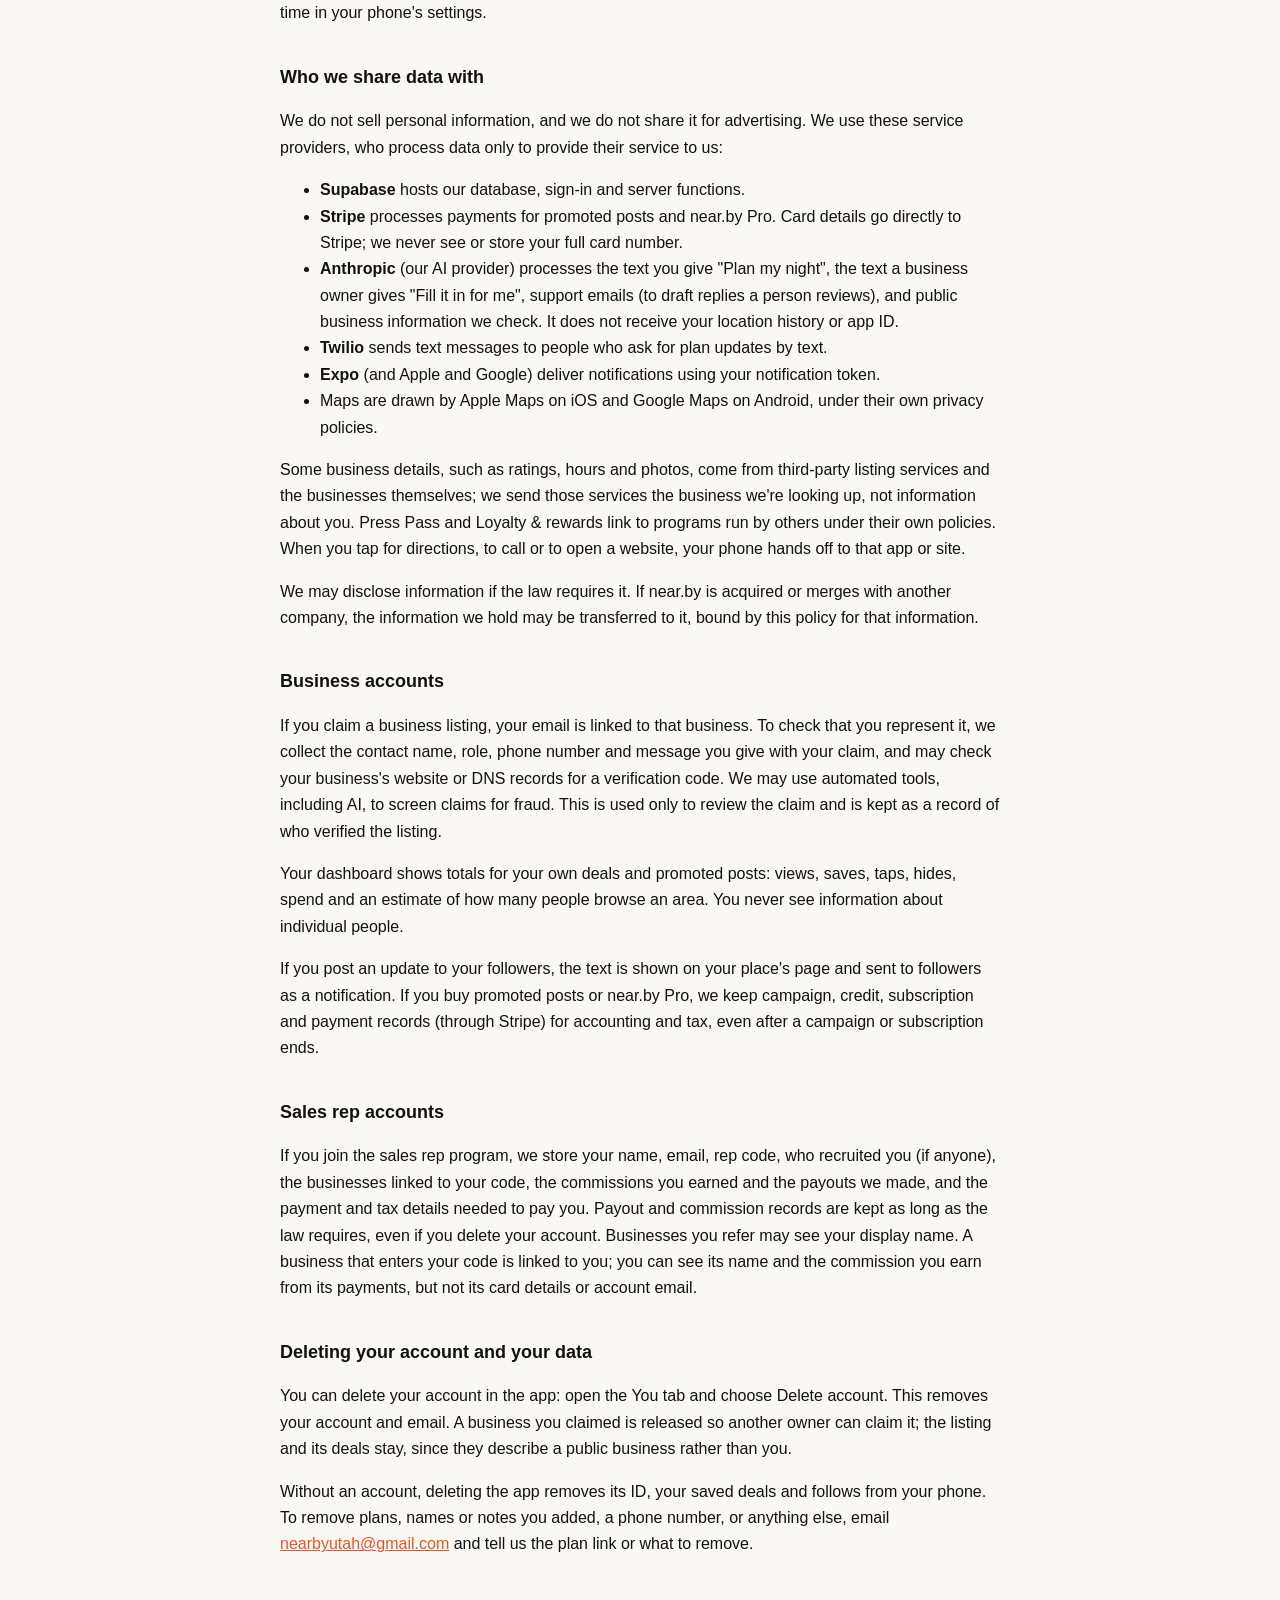
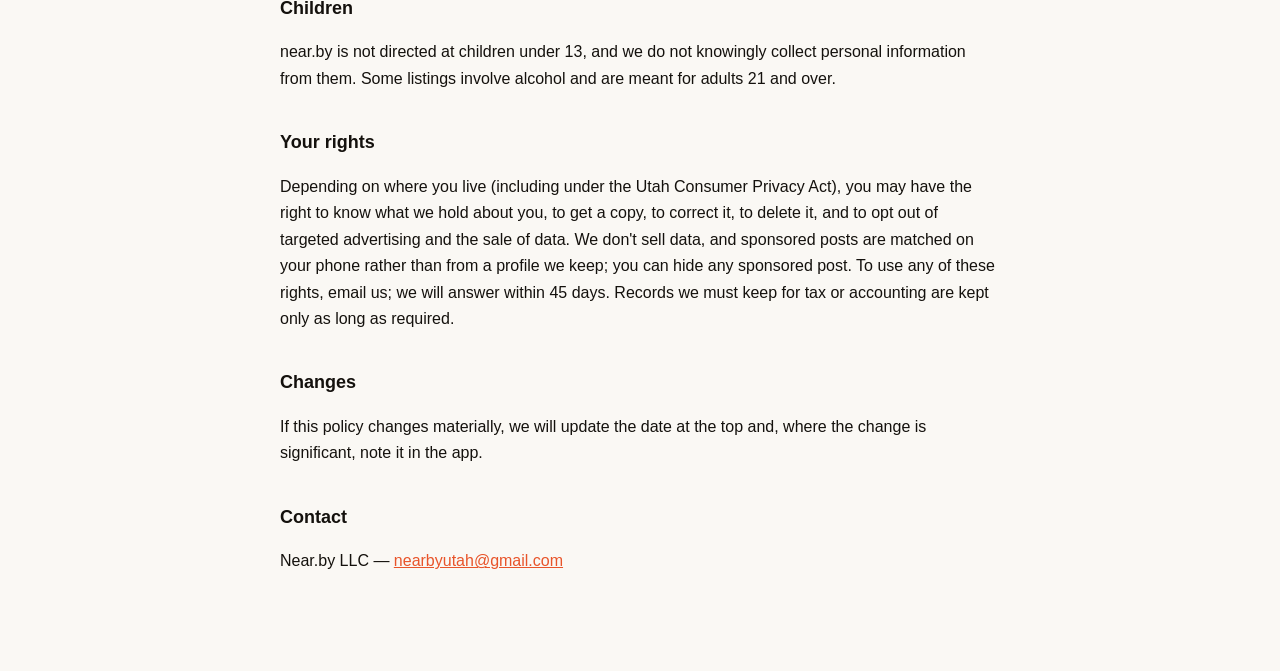
<file: privacy.html>
<!DOCTYPE html>
<html lang="en">
<head>
<meta charset="utf-8">
<meta name="viewport" content="width=device-width, initial-scale=1">
<title>Privacy Policy — near.by</title>
<style>
  :root { color-scheme: light dark; }
  body {
    max-width: 720px; margin: 0 auto; padding: 40px 20px 80px;
    font: 16px/1.65 -apple-system, BlinkMacSystemFont, "Segoe UI", Roboto, sans-serif;
    color: #14110d; background: #faf8f4;
  }
  @media (prefers-color-scheme: dark) {
    body { color: #ece8e0; background: #14110d; }
    td, th { border-color: #3a352d !important; }
  }
  h1 { font-size: 28px; letter-spacing: -0.5px; margin-bottom: 4px; }
  h2 { font-size: 18px; margin-top: 36px; }
  .updated { color: #8a8377; font-size: 14px; margin-top: 0; }
  table { border-collapse: collapse; width: 100%; margin: 16px 0; font-size: 15px; }
  th, td { text-align: left; padding: 10px 8px; border-bottom: 1px solid #ddd6ca; vertical-align: top; }
  th { font-weight: 700; }
  a { color: #e8542a; }
  code { background: rgba(128,128,128,0.15); padding: 1px 5px; border-radius: 4px; font-size: 14px; }
</style>
</head>
<body>

<h1>Privacy Policy</h1>
<p class="updated">For the <strong>near.by</strong> mobile app and the near.by plan pages friends open from a link, operated by Near.by LLC (Utah). Last updated 27 November 2026.</p>

<p>near.by shows you deals, specials and events near you, and helps you make plans with friends. This policy explains exactly what we collect, why, and what we don't do. It is written to describe how near.by actually works rather than to cover every hypothetical.</p>

<h2>The short version</h2>
<ul>
  <li>Your location is used to find what's near you. We keep only a coarse version (rounded to about a third of a mile), tied to a random code that changes each time you open the app, and delete it after 90 days.</li>
  <li>You don't need an account. The app makes a random ID for your phone so things like votes, reports and "once a day" limits work without one. It isn't linked to your name, your phone's hardware or any advertising ID.</li>
  <li>Sponsored posts are chosen on your phone. What you browse, save and follow is used there to pick relevant posts and is not sent to us or to businesses.</li>
  <li>We do not track you across apps or websites, and we do not sell or share data for advertising. There are no third-party advertising or analytics SDKs.</li>
</ul>

<h2>What we collect</h2>

<table>
  <tr><th style="width:24%">Data</th><th>Why</th><th style="width:30%">Kept?</th></tr>
  <tr>
    <td>Approximate or precise location</td>
    <td>To find deals and events near you and sort them by distance. Your coordinates are sent with the request that asks our database what is nearby.</td>
    <td>Exact coordinates are not stored. A coarse version (about a third of a mile) is kept with the time and a random code that changes every time you open the app, used only in aggregate to estimate how many people browse an area. Deleted after 90 days.</td>
  </tr>
  <tr>
    <td>App ID</td>
    <td>A random ID the app makes on your phone the first time you use it. It lets a vote, an RSVP, a deal report or a sponsored-post view count once per phone, lets you change your own vote, and keeps the plans you started on your phone, all without an account.</td>
    <td>Stored on your phone. Removed if you delete the app; a reinstall makes a new one. Not linked to your identity, your hardware or an advertising ID.</td>
  </tr>
  <tr>
    <td>Usage counts</td>
    <td>So a business can see how many people viewed, saved or tapped its deals and promoted posts. Each row records the deal, the action and the time, with either the random code for that app session or, for sponsored posts, the app ID (so a view is counted, and charged, once a day per phone).</td>
    <td>Yes, as rows with no name or account. Businesses see only totals.</td>
  </tr>
  <tr>
    <td>Sponsored posts you hide</td>
    <td>If you tap "Hide this" on a sponsored post, we record the post and your app ID so it isn't shown to you again, and count hides so posts people don't want show less.</td>
    <td>Yes, until the campaign is deleted.</td>
  </tr>
  <tr>
    <td>Plans, votes and events</td>
    <td>When you make or join a plan (on the app or the plan page): the plan's title, stops, places and times; the name you choose to give; your votes, time picks and RSVP; notes and comments you write; what you say you're bringing to a potluck; tickets or links you add; and who organizes it. Everyone with the plan's link can see the plan, including the names and notes people added.</td>
    <td>Yes. Plans close after their date; we keep them so the link keeps working and organizers can look back. Ask us to remove a plan or your entries.</td>
  </tr>
  <tr>
    <td>Phone number (optional)</td>
    <td>Only if you ask for text updates about a plan. We use it to text that plan's updates and reminders. Reply STOP to end them.</td>
    <td>Yes, with that plan, until you reply STOP or ask us to remove it.</td>
  </tr>
  <tr>
    <td>Notification token</td>
    <td>If you allow notifications, your phone gives the app a token for sending them. We store it to send reminders for plans you organize or follow, and, if you follow places, at most one "new at a place you follow" notification a day. With it we keep the list of places you follow.</td>
    <td>Until you turn off notifications, unfollow, or the token stops working. Saved-deal reminders are scheduled on your phone and need nothing from us.</td>
  </tr>
  <tr>
    <td>Saved deals and follows on your phone</td>
    <td>Your saved deals, your calendar, the places you follow and your taste for kinds of places stay on your phone. The app uses them there to remind you and to choose relevant sponsored posts.</td>
    <td>On your phone only (follows are also copied to us with your notification token, as above). Removed if you delete the app.</td>
  </tr>
  <tr>
    <td>"Plan my night" requests</td>
    <td>If you describe what you're in the mood for, we send that text and your area to our AI provider to build a plan from listed deals. We keep a short copy to limit how often it can be used.</td>
    <td>The request text is kept briefly for rate limits and abuse checks.</td>
  </tr>
  <tr>
    <td>Deal reports</td>
    <td>If you report a deal as wrong or expired: the deal, the reason, and your account or app ID, so one person can't take a deal down alone.</td>
    <td>Yes. Never shown to businesses or other users.</td>
  </tr>
  <tr>
    <td>Email address</td>
    <td>Only if you sign in, for example to manage a business, to join the sales rep program, or when you email support. Sign-in uses a one-time link, so there is no password.</td>
    <td>Until you delete your account. Support emails are kept as long as needed to help you.</td>
  </tr>
  <tr>
    <td>Tester codes</td>
    <td>If we give you a code to test near.by, the app keeps it with the name and link we attached to it.</td>
    <td>On your phone until you leave tester mode.</td>
  </tr>
</table>

<h2>What we don't collect</h2>
<ul>
  <li>No advertising identifier (IDFA / AAID), and no tracking across other apps or websites.</li>
  <li>No contacts, photos, camera, microphone, calendar or health data. (Adding a plan to your calendar opens your calendar app; we don't read it.)</li>
  <li>No background location. Location is requested only while the app is open.</li>
  <li>No browsing history and no device fingerprint.</li>
  <li>No third-party advertising, attribution or analytics SDKs.</li>
</ul>

<h2>Sponsored posts</h2>
<p>Businesses can pay to show a deal to people near them, labeled "Sponsored". A business chooses an area, times and days, and kinds of things (for example food or live music). Our server sends your phone the sponsored posts for your area; your phone decides which fit what you're browsing and the places you saved or follow, and shows at most about one per eight listings. We are told which post was shown and whether it was tapped or hidden, with your app ID, so it can be counted and charged once a day per phone. We never tell a business who you are, and we don't build a profile of you on our servers. Tap ⋯ on any sponsored post to see why it was shown or to hide it.</p>

<h2>Location permission</h2>
<p>When you first open near.by, your phone asks whether to share your location. If you decline, the app still works: it shows downtown Salt Lake City, or you can search for a place. You can change this any time in your phone's settings.</p>

<h2>Who we share data with</h2>
<p>We do not sell personal information, and we do not share it for advertising. We use these service providers, who process data only to provide their service to us:</p>
<ul>
  <li><strong>Supabase</strong> hosts our database, sign-in and server functions.</li>
  <li><strong>Stripe</strong> processes payments for promoted posts and near.by Pro. Card details go directly to Stripe; we never see or store your full card number.</li>
  <li><strong>Anthropic</strong> (our AI provider) processes the text you give "Plan my night", the text a business owner gives "Fill it in for me", support emails (to draft replies a person reviews), and public business information we check. It does not receive your location history or app ID.</li>
  <li><strong>Twilio</strong> sends text messages to people who ask for plan updates by text.</li>
  <li><strong>Expo</strong> (and Apple and Google) deliver notifications using your notification token.</li>
  <li>Maps are drawn by Apple Maps on iOS and Google Maps on Android, under their own privacy policies.</li>
</ul>
<p>Some business details, such as ratings, hours and photos, come from third-party listing services and the businesses themselves; we send those services the business we're looking up, not information about you. Press Pass and Loyalty &amp; rewards link to programs run by others under their own policies. When you tap for directions, to call or to open a website, your phone hands off to that app or site.</p>
<p>We may disclose information if the law requires it. If near.by is acquired or merges with another company, the information we hold may be transferred to it, bound by this policy for that information.</p>

<h2>Business accounts</h2>
<p>If you claim a business listing, your email is linked to that business. To check that you represent it, we collect the contact name, role, phone number and message you give with your claim, and may check your business's website or DNS records for a verification code. We may use automated tools, including AI, to screen claims for fraud. This is used only to review the claim and is kept as a record of who verified the listing.</p>
<p>Your dashboard shows totals for your own deals and promoted posts: views, saves, taps, hides, spend and an estimate of how many people browse an area. You never see information about individual people.</p>
<p>If you post an update to your followers, the text is shown on your place's page and sent to followers as a notification. If you buy promoted posts or near.by Pro, we keep campaign, credit, subscription and payment records (through Stripe) for accounting and tax, even after a campaign or subscription ends.</p>

<h2>Sales rep accounts</h2>
<p>If you join the sales rep program, we store your name, email, rep code, who recruited you (if anyone), the businesses linked to your code, the commissions you earned and the payouts we made, and the payment and tax details needed to pay you. Payout and commission records are kept as long as the law requires, even if you delete your account. Businesses you refer may see your display name. A business that enters your code is linked to you; you can see its name and the commission you earn from its payments, but not its card details or account email.</p>

<h2>Deleting your account and your data</h2>
<p>You can delete your account in the app: open the You tab and choose Delete account. This removes your account and email. A business you claimed is released so another owner can claim it; the listing and its deals stay, since they describe a public business rather than you.</p>
<p>Without an account, deleting the app removes its ID, your saved deals and follows from your phone. To remove plans, names or notes you added, a phone number, or anything else, email <a href="mailto:nearbyutah@gmail.com">nearbyutah@gmail.com</a> and tell us the plan link or what to remove.</p>

<h2>Children</h2>
<p>near.by is not directed at children under 13, and we do not knowingly collect personal information from them. Some listings involve alcohol and are meant for adults 21 and over.</p>

<h2>Your rights</h2>
<p>Depending on where you live (including under the Utah Consumer Privacy Act), you may have the right to know what we hold about you, to get a copy, to correct it, to delete it, and to opt out of targeted advertising and the sale of data. We don't sell data, and sponsored posts are matched on your phone rather than from a profile we keep; you can hide any sponsored post. To use any of these rights, email us; we will answer within 45 days. Records we must keep for tax or accounting are kept only as long as required.</p>

<h2>Changes</h2>
<p>If this policy changes materially, we will update the date at the top and, where the change is significant, note it in the app.</p>

<h2>Contact</h2>
<p>Near.by LLC — <a href="mailto:nearbyutah@gmail.com">nearbyutah@gmail.com</a></p>

</body>
</html>
</file>
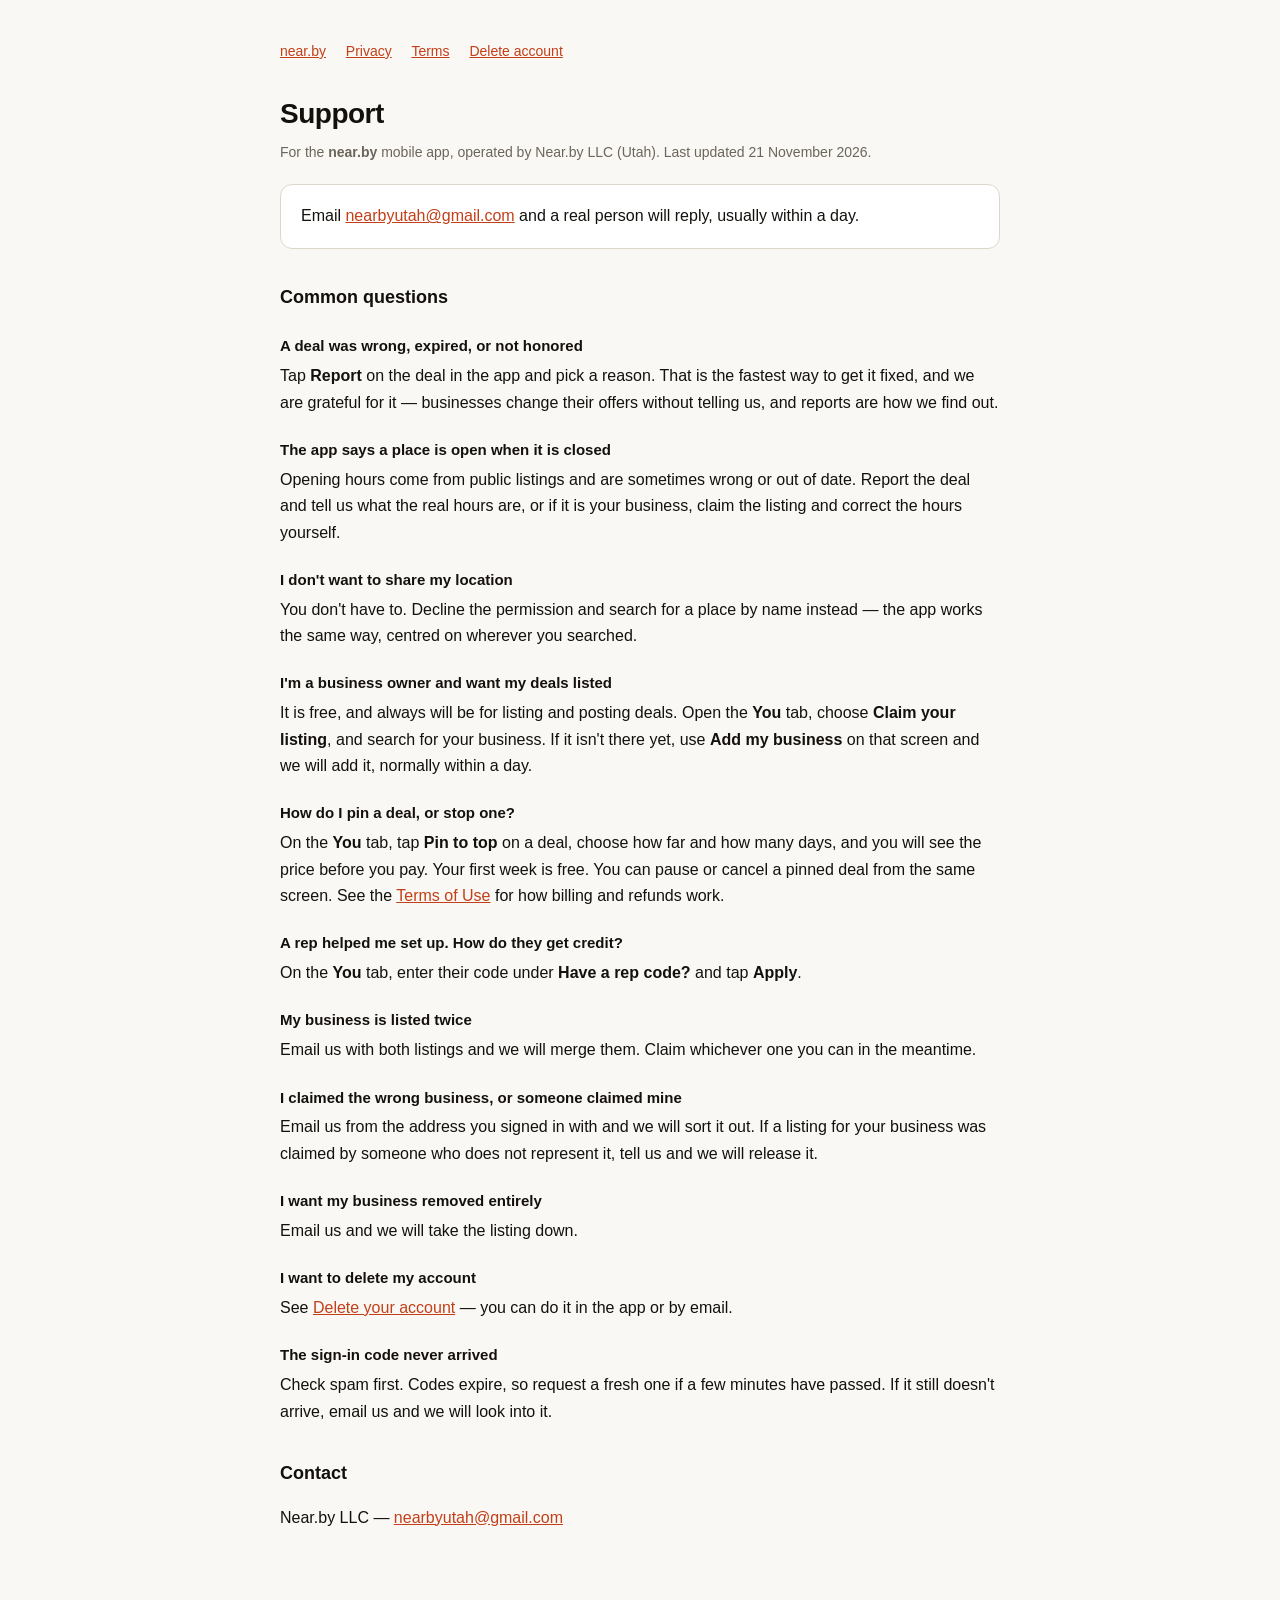
<file: support.html>
<!DOCTYPE html>
<html lang="en">
<head>
<meta charset="utf-8">
<meta name="viewport" content="width=device-width, initial-scale=1">
<title>Support — near.by</title>
<meta name="description" content="Help with the near.by app: wrong deals, claiming a business, account questions.">
<style>
  :root { color-scheme: light dark; }
  body {
    max-width: 720px; margin: 0 auto; padding: 40px 20px 80px;
    font: 16px/1.65 -apple-system, BlinkMacSystemFont, "Segoe UI", Roboto, sans-serif;
    color: #14110d; background: #faf8f4;
  }
  @media (prefers-color-scheme: dark) {
    body { color: #ece8e0; background: #14110d; }
    .card { background: #1c1813 !important; border-color: #3a352d !important; }
  }
  h1 { font-size: 28px; letter-spacing: -0.5px; margin-bottom: 4px; }
  h2 { font-size: 18px; margin-top: 34px; }
  h3 { font-size: 15px; margin-top: 22px; margin-bottom: 4px; }
  .updated { color: #6b655b; font-size: 14px; margin-top: 0; }
  @media (prefers-color-scheme: dark) { .updated { color: #b0a99c; } }
  a { color: #c23f18; }
  @media (prefers-color-scheme: dark) { a { color: #ff7a4d; } }
  nav { margin-bottom: 28px; font-size: 14px; }
  nav a { margin-right: 16px; }
  .card {
    background: #fff; border: 1px solid #ddd6ca; border-radius: 12px;
    padding: 18px 20px; margin: 20px 0;
  }
  p.answer { margin-top: 0; }
</style>
</head>
<body>

<nav>
  <a href="./index.html">near.by</a>
  <a href="./privacy.html">Privacy</a>
  <a href="./terms.html">Terms</a>
  <a href="./delete-account.html">Delete account</a>
</nav>

<h1>Support</h1>
<p class="updated">For the <strong>near.by</strong> mobile app, operated by Near.by LLC (Utah). Last updated 21 November 2026.</p>

<div class="card">
  <p style="margin:0">Email <a href="mailto:nearbyutah@gmail.com?subject=near.by%20support">nearbyutah@gmail.com</a> and a real person will reply, usually within a day.</p>
</div>

<h2>Common questions</h2>

<h3>A deal was wrong, expired, or not honored</h3>
<p class="answer">Tap <strong>Report</strong> on the deal in the app and pick a reason. That is the fastest way to get it fixed, and we are grateful for it — businesses change their offers without telling us, and reports are how we find out.</p>

<h3>The app says a place is open when it is closed</h3>
<p class="answer">Opening hours come from public listings and are sometimes wrong or out of date. Report the deal and tell us what the real hours are, or if it is your business, claim the listing and correct the hours yourself.</p>

<h3>I don't want to share my location</h3>
<p class="answer">You don't have to. Decline the permission and search for a place by name instead — the app works the same way, centred on wherever you searched.</p>

<h3>I'm a business owner and want my deals listed</h3>
<p class="answer">It is free, and always will be for listing and posting deals. Open the <strong>You</strong> tab, choose <strong>Claim your listing</strong>, and search for your business. If it isn't there yet, use <strong>Add my business</strong> on that screen and we will add it, normally within a day.</p>

<h3>How do I pin a deal, or stop one?</h3>
<p class="answer">On the <strong>You</strong> tab, tap <strong>Pin to top</strong> on a deal, choose how far and how many days, and you will see the price before you pay. Your first week is free. You can pause or cancel a pinned deal from the same screen. See the <a href="./terms.html">Terms of Use</a> for how billing and refunds work.</p>

<h3>A rep helped me set up. How do they get credit?</h3>
<p class="answer">On the <strong>You</strong> tab, enter their code under <strong>Have a rep code?</strong> and tap <strong>Apply</strong>.</p>

<h3>My business is listed twice</h3>
<p class="answer">Email us with both listings and we will merge them. Claim whichever one you can in the meantime.</p>

<h3>I claimed the wrong business, or someone claimed mine</h3>
<p class="answer">Email us from the address you signed in with and we will sort it out. If a listing for your business was claimed by someone who does not represent it, tell us and we will release it.</p>

<h3>I want my business removed entirely</h3>
<p class="answer">Email us and we will take the listing down.</p>

<h3>I want to delete my account</h3>
<p class="answer">See <a href="./delete-account.html">Delete your account</a> — you can do it in the app or by email.</p>

<h3>The sign-in code never arrived</h3>
<p class="answer">Check spam first. Codes expire, so request a fresh one if a few minutes have passed. If it still doesn't arrive, email us and we will look into it.</p>

<h2>Contact</h2>
<p>Near.by LLC — <a href="mailto:nearbyutah@gmail.com">nearbyutah@gmail.com</a></p>

</body>
</html>
</file>
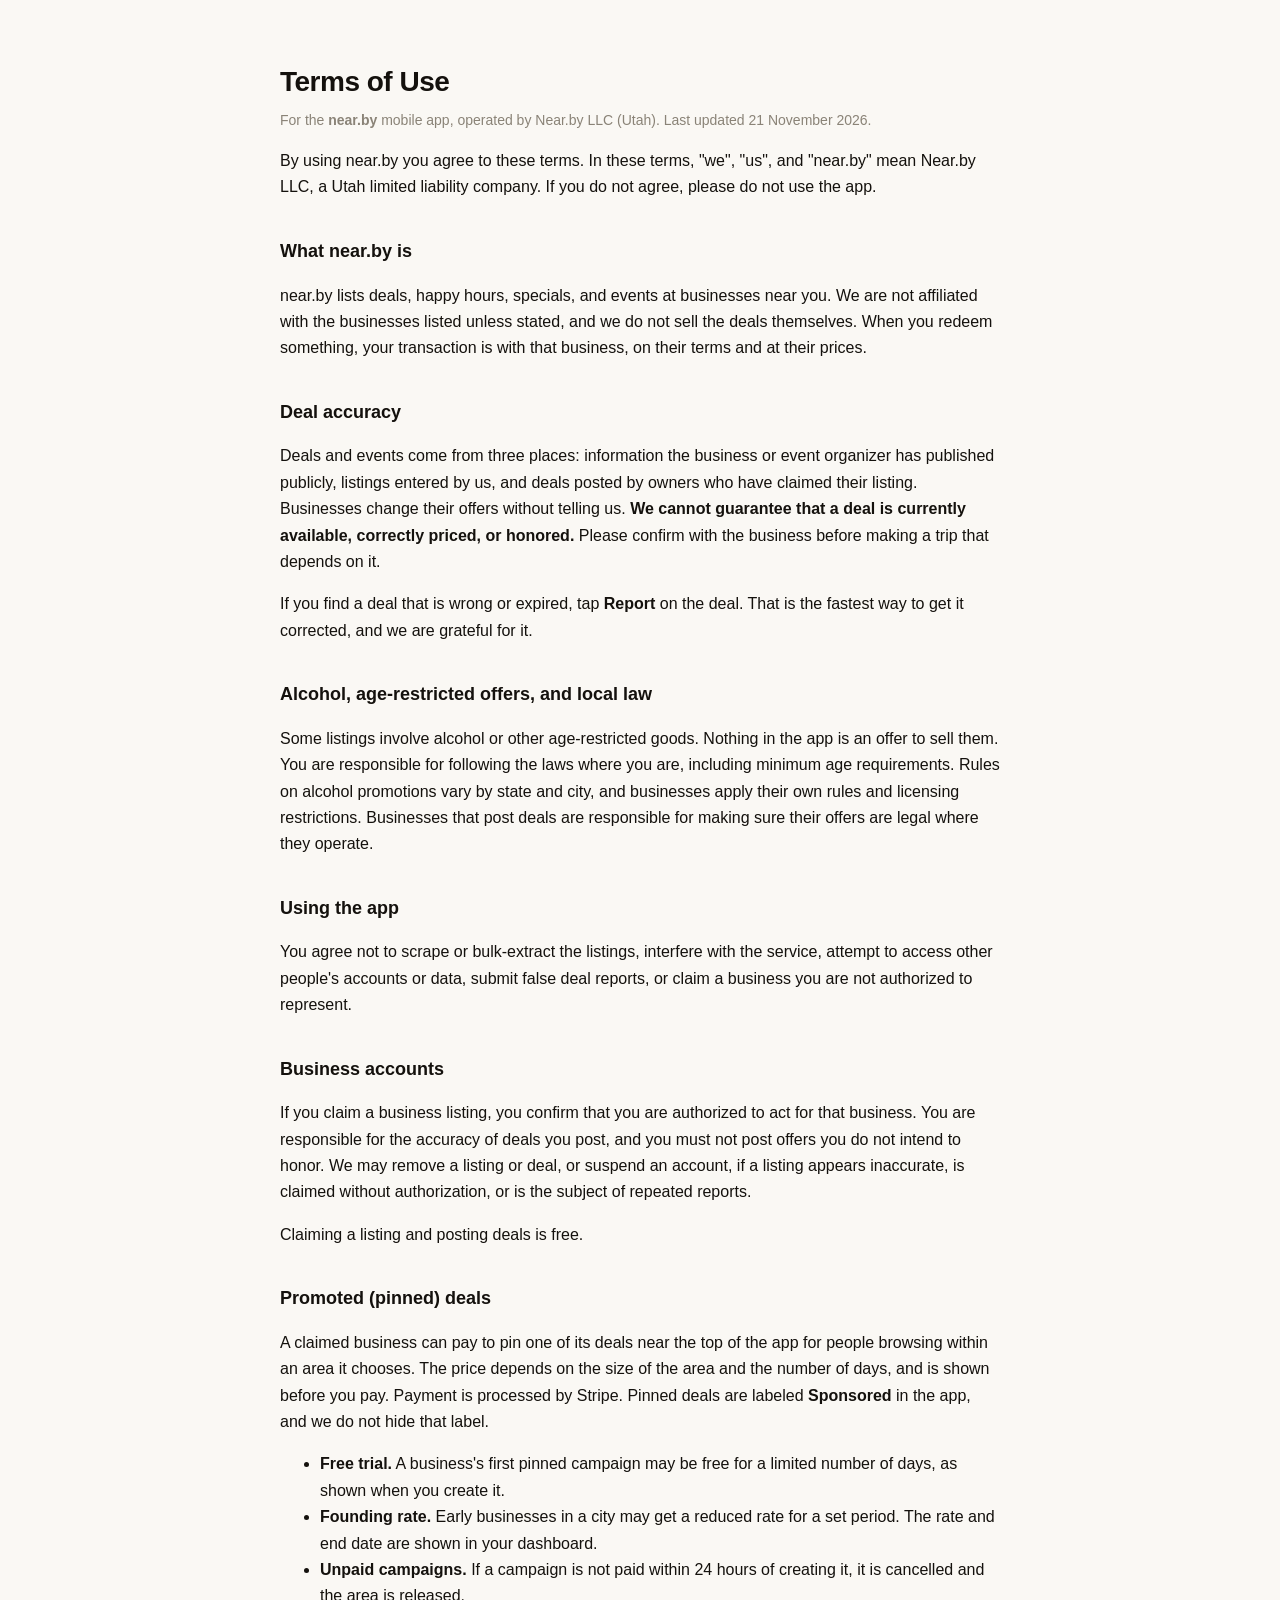
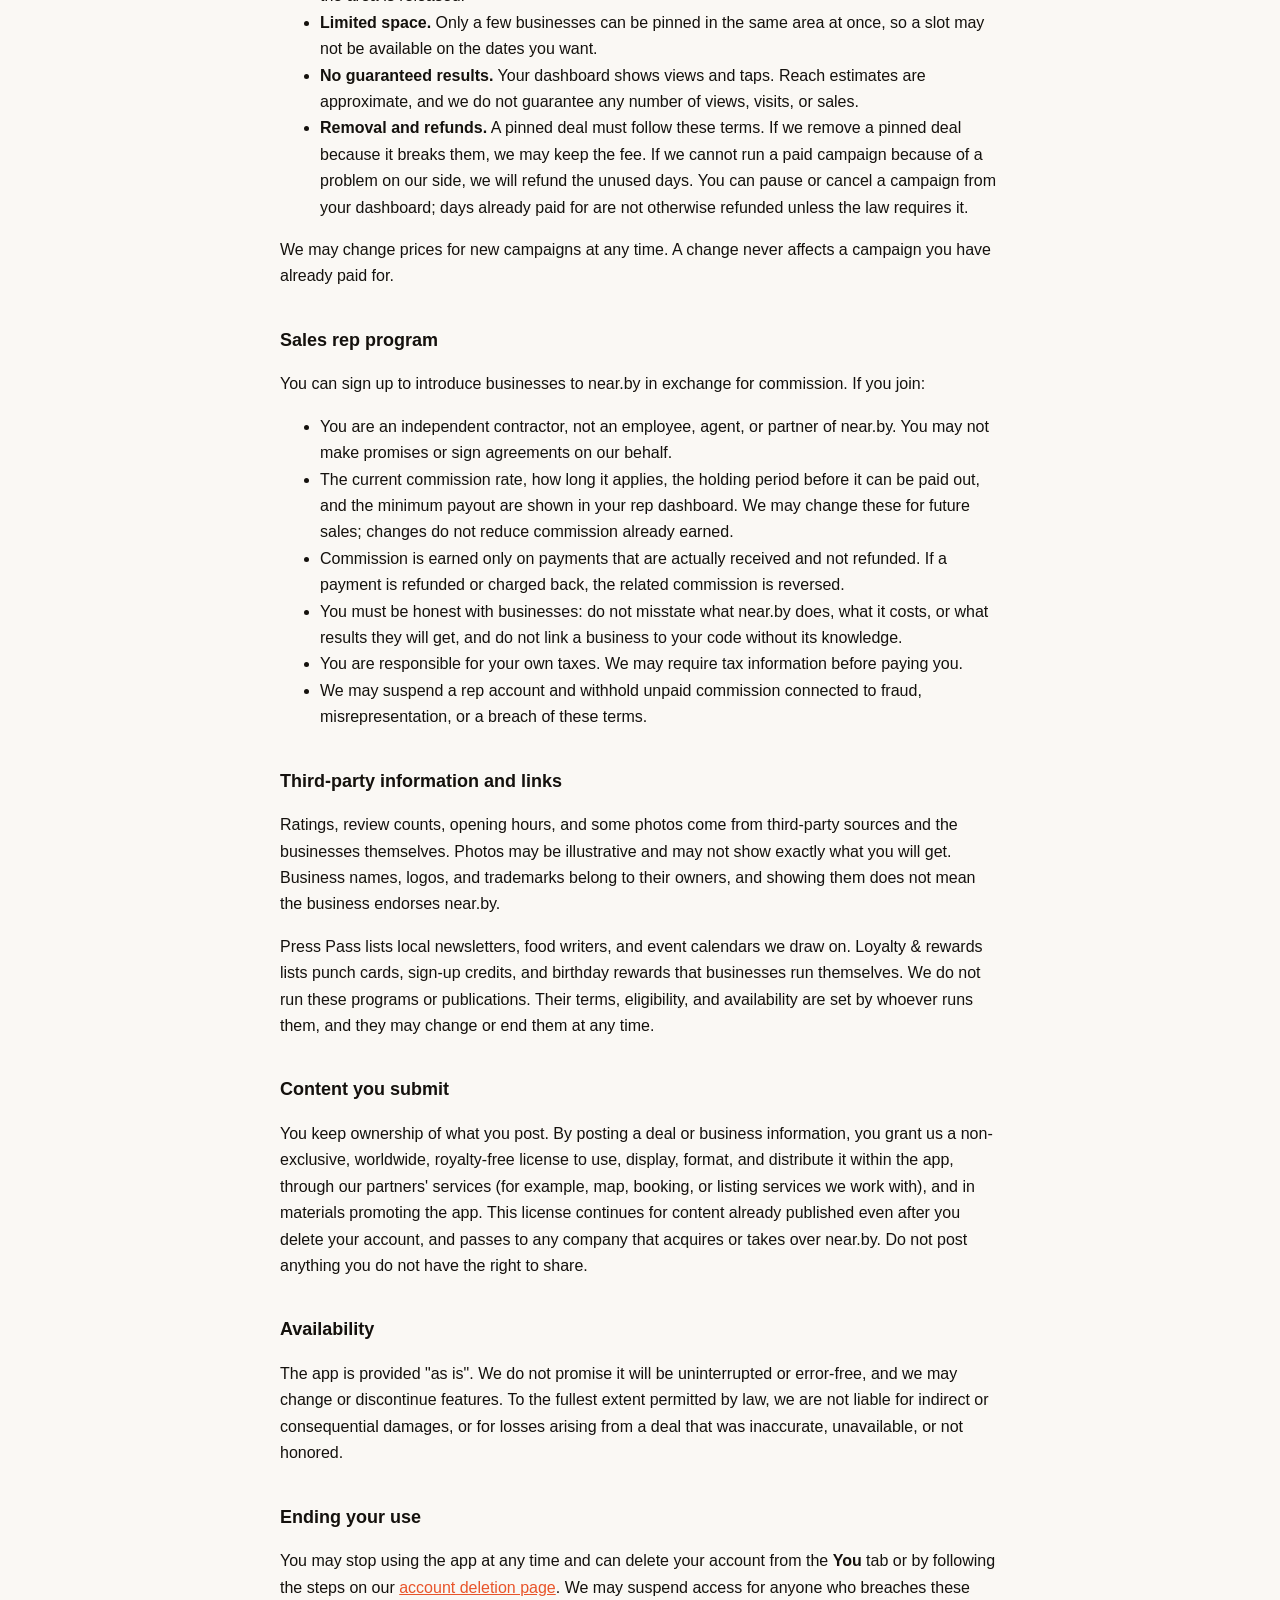
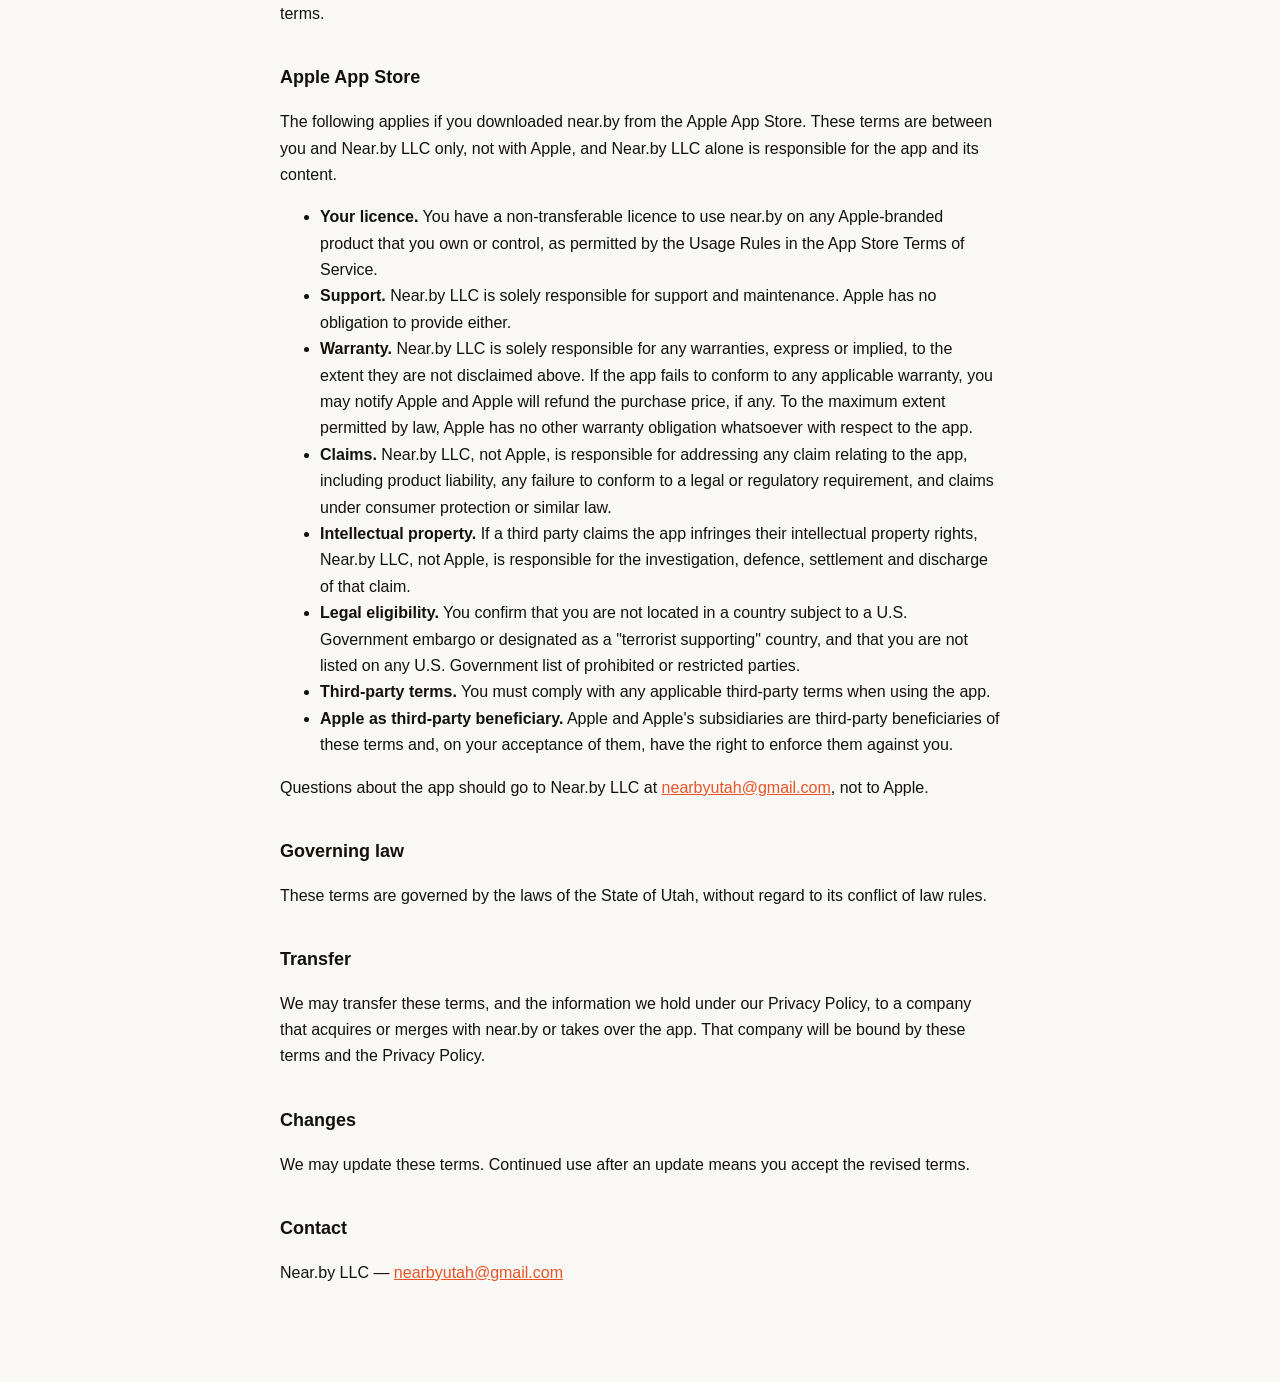
<file: terms.html>
<!DOCTYPE html>
<html lang="en">
<head>
<meta charset="utf-8">
<meta name="viewport" content="width=device-width, initial-scale=1">
<title>Terms of Use — near.by</title>
<style>
  :root { color-scheme: light dark; }
  body {
    max-width: 720px; margin: 0 auto; padding: 40px 20px 80px;
    font: 16px/1.65 -apple-system, BlinkMacSystemFont, "Segoe UI", Roboto, sans-serif;
    color: #14110d; background: #faf8f4;
  }
  @media (prefers-color-scheme: dark) {
    body { color: #ece8e0; background: #14110d; }
  }
  h1 { font-size: 28px; letter-spacing: -0.5px; margin-bottom: 4px; }
  h2 { font-size: 18px; margin-top: 36px; }
  .updated { color: #8a8377; font-size: 14px; margin-top: 0; }
  a { color: #e8542a; }
</style>
</head>
<body>

<h1>Terms of Use</h1>
<p class="updated">For the <strong>near.by</strong> mobile app, operated by Near.by LLC (Utah). Last updated 21 November 2026.</p>

<p>By using near.by you agree to these terms. In these terms, "we", "us", and "near.by" mean Near.by LLC, a Utah limited liability company. If you do not agree, please do not use the app.</p>

<h2>What near.by is</h2>
<p>near.by lists deals, happy hours, specials, and events at businesses near you. We are not affiliated with the businesses listed unless stated, and we do not sell the deals themselves. When you redeem something, your transaction is with that business, on their terms and at their prices.</p>

<h2>Deal accuracy</h2>
<p>Deals and events come from three places: information the business or event organizer has published publicly, listings entered by us, and deals posted by owners who have claimed their listing. Businesses change their offers without telling us. <strong>We cannot guarantee that a deal is currently available, correctly priced, or honored.</strong> Please confirm with the business before making a trip that depends on it.</p>
<p>If you find a deal that is wrong or expired, tap <strong>Report</strong> on the deal. That is the fastest way to get it corrected, and we are grateful for it.</p>

<h2>Alcohol, age-restricted offers, and local law</h2>
<p>Some listings involve alcohol or other age-restricted goods. Nothing in the app is an offer to sell them. You are responsible for following the laws where you are, including minimum age requirements. Rules on alcohol promotions vary by state and city, and businesses apply their own rules and licensing restrictions. Businesses that post deals are responsible for making sure their offers are legal where they operate.</p>

<h2>Using the app</h2>
<p>You agree not to scrape or bulk-extract the listings, interfere with the service, attempt to access other people's accounts or data, submit false deal reports, or claim a business you are not authorized to represent.</p>

<h2>Business accounts</h2>
<p>If you claim a business listing, you confirm that you are authorized to act for that business. You are responsible for the accuracy of deals you post, and you must not post offers you do not intend to honor. We may remove a listing or deal, or suspend an account, if a listing appears inaccurate, is claimed without authorization, or is the subject of repeated reports.</p>
<p>Claiming a listing and posting deals is free.</p>

<h2>Promoted (pinned) deals</h2>
<p>A claimed business can pay to pin one of its deals near the top of the app for people browsing within an area it chooses. The price depends on the size of the area and the number of days, and is shown before you pay. Payment is processed by Stripe. Pinned deals are labeled <strong>Sponsored</strong> in the app, and we do not hide that label.</p>
<ul>
  <li><strong>Free trial.</strong> A business's first pinned campaign may be free for a limited number of days, as shown when you create it.</li>
  <li><strong>Founding rate.</strong> Early businesses in a city may get a reduced rate for a set period. The rate and end date are shown in your dashboard.</li>
  <li><strong>Unpaid campaigns.</strong> If a campaign is not paid within 24 hours of creating it, it is cancelled and the area is released.</li>
  <li><strong>Limited space.</strong> Only a few businesses can be pinned in the same area at once, so a slot may not be available on the dates you want.</li>
  <li><strong>No guaranteed results.</strong> Your dashboard shows views and taps. Reach estimates are approximate, and we do not guarantee any number of views, visits, or sales.</li>
  <li><strong>Removal and refunds.</strong> A pinned deal must follow these terms. If we remove a pinned deal because it breaks them, we may keep the fee. If we cannot run a paid campaign because of a problem on our side, we will refund the unused days. You can pause or cancel a campaign from your dashboard; days already paid for are not otherwise refunded unless the law requires it.</li>
</ul>
<p>We may change prices for new campaigns at any time. A change never affects a campaign you have already paid for.</p>

<h2>Sales rep program</h2>
<p>You can sign up to introduce businesses to near.by in exchange for commission. If you join:</p>
<ul>
  <li>You are an independent contractor, not an employee, agent, or partner of near.by. You may not make promises or sign agreements on our behalf.</li>
  <li>The current commission rate, how long it applies, the holding period before it can be paid out, and the minimum payout are shown in your rep dashboard. We may change these for future sales; changes do not reduce commission already earned.</li>
  <li>Commission is earned only on payments that are actually received and not refunded. If a payment is refunded or charged back, the related commission is reversed.</li>
  <li>You must be honest with businesses: do not misstate what near.by does, what it costs, or what results they will get, and do not link a business to your code without its knowledge.</li>
  <li>You are responsible for your own taxes. We may require tax information before paying you.</li>
  <li>We may suspend a rep account and withhold unpaid commission connected to fraud, misrepresentation, or a breach of these terms.</li>
</ul>

<h2>Third-party information and links</h2>
<p>Ratings, review counts, opening hours, and some photos come from third-party sources and the businesses themselves. Photos may be illustrative and may not show exactly what you will get. Business names, logos, and trademarks belong to their owners, and showing them does not mean the business endorses near.by.</p>
<p>Press Pass lists local newsletters, food writers, and event calendars we draw on. Loyalty &amp; rewards lists punch cards, sign-up credits, and birthday rewards that businesses run themselves. We do not run these programs or publications. Their terms, eligibility, and availability are set by whoever runs them, and they may change or end them at any time.</p>

<h2>Content you submit</h2>
<p>You keep ownership of what you post. By posting a deal or business information, you grant us a non-exclusive, worldwide, royalty-free license to use, display, format, and distribute it within the app, through our partners' services (for example, map, booking, or listing services we work with), and in materials promoting the app. This license continues for content already published even after you delete your account, and passes to any company that acquires or takes over near.by. Do not post anything you do not have the right to share.</p>

<h2>Availability</h2>
<p>The app is provided "as is". We do not promise it will be uninterrupted or error-free, and we may change or discontinue features. To the fullest extent permitted by law, we are not liable for indirect or consequential damages, or for losses arising from a deal that was inaccurate, unavailable, or not honored.</p>

<h2>Ending your use</h2>
<p>You may stop using the app at any time and can delete your account from the <strong>You</strong> tab or by following the steps on our <a href="./delete-account.html">account deletion page</a>. We may suspend access for anyone who breaches these terms.</p>

<h2>Apple App Store</h2>
<p>The following applies if you downloaded near.by from the Apple App Store. These terms are between you and Near.by LLC only, not with Apple, and Near.by LLC alone is responsible for the app and its content.</p>
<ul>
  <li><strong>Your licence.</strong> You have a non-transferable licence to use near.by on any Apple-branded product that you own or control, as permitted by the Usage Rules in the App Store Terms of Service.</li>
  <li><strong>Support.</strong> Near.by LLC is solely responsible for support and maintenance. Apple has no obligation to provide either.</li>
  <li><strong>Warranty.</strong> Near.by LLC is solely responsible for any warranties, express or implied, to the extent they are not disclaimed above. If the app fails to conform to any applicable warranty, you may notify Apple and Apple will refund the purchase price, if any. To the maximum extent permitted by law, Apple has no other warranty obligation whatsoever with respect to the app.</li>
  <li><strong>Claims.</strong> Near.by LLC, not Apple, is responsible for addressing any claim relating to the app, including product liability, any failure to conform to a legal or regulatory requirement, and claims under consumer protection or similar law.</li>
  <li><strong>Intellectual property.</strong> If a third party claims the app infringes their intellectual property rights, Near.by LLC, not Apple, is responsible for the investigation, defence, settlement and discharge of that claim.</li>
  <li><strong>Legal eligibility.</strong> You confirm that you are not located in a country subject to a U.S. Government embargo or designated as a "terrorist supporting" country, and that you are not listed on any U.S. Government list of prohibited or restricted parties.</li>
  <li><strong>Third-party terms.</strong> You must comply with any applicable third-party terms when using the app.</li>
  <li><strong>Apple as third-party beneficiary.</strong> Apple and Apple's subsidiaries are third-party beneficiaries of these terms and, on your acceptance of them, have the right to enforce them against you.</li>
</ul>
<p>Questions about the app should go to Near.by LLC at <a href="mailto:nearbyutah@gmail.com">nearbyutah@gmail.com</a>, not to Apple.</p>

<h2>Governing law</h2>
<p>These terms are governed by the laws of the State of Utah, without regard to its conflict of law rules.</p>

<h2>Transfer</h2>
<p>We may transfer these terms, and the information we hold under our Privacy Policy, to a company that acquires or merges with near.by or takes over the app. That company will be bound by these terms and the Privacy Policy.</p>

<h2>Changes</h2>
<p>We may update these terms. Continued use after an update means you accept the revised terms.</p>

<h2>Contact</h2>
<p>Near.by LLC — <a href="mailto:nearbyutah@gmail.com">nearbyutah@gmail.com</a></p>

</body>
</html>
</file>
<file: site.css>
:root {
  color-scheme: light dark;
  --bg: #faf8f4;
  --surface: #ffffff;
  --ink: #14110d;
  --muted: #6b655b;
  --faint: #8a8377;
  --line: #ece8e0;
  --accent: #e8542a;
  --accent-ink: #ffffff;
}
@media (prefers-color-scheme: dark) {
  :root {
    --bg: #14110d;
    --surface: #1e1a15;
    --ink: #ece8e0;
    --muted: #b0a99c;
    --faint: #8a8377;
    --line: #2e2922;
  }
}

* { box-sizing: border-box; }
body {
  margin: 0;
  font: 16px/1.6 -apple-system, BlinkMacSystemFont, "Segoe UI", Roboto, sans-serif;
  color: var(--ink);
  background: var(--bg);
}
a { color: var(--accent); }
main, .nav, footer { max-width: 960px; margin: 0 auto; padding-left: 20px; padding-right: 20px; }

.nav {
  display: flex; align-items: center; justify-content: space-between;
  padding-top: 20px; padding-bottom: 20px;
}
.logo { font-size: 26px; font-weight: 800; letter-spacing: -0.5px; color: var(--ink); text-decoration: none; }
.dot { color: var(--accent); }
.nav nav { display: flex; gap: 18px; align-items: center; }
.nav nav a { color: var(--ink); text-decoration: none; font-weight: 600; font-size: 15px; }
.nav nav a.pill { background: var(--ink); color: var(--bg); padding: 8px 14px; border-radius: 999px; }

.hero { padding: 64px 0 48px; max-width: 680px; }
.eyebrow { color: var(--accent); font-weight: 700; font-size: 14px; letter-spacing: 0.04em; text-transform: uppercase; margin: 0 0 12px; }
h1 { font-size: clamp(36px, 7vw, 60px); line-height: 1.05; letter-spacing: -1.5px; margin: 0 0 18px; }
h2 { font-size: 26px; letter-spacing: -0.5px; margin: 0 0 10px; }
h3 { font-size: 18px; margin: 8px 0 6px; }
.lead { font-size: 19px; color: var(--muted); margin: 0 0 28px; }
p { color: var(--muted); }

.stores { display: flex; flex-wrap: wrap; gap: 12px; }
.store {
  display: inline-flex; flex-direction: column; justify-content: center;
  min-width: 180px; padding: 10px 18px; border-radius: 12px;
  background: var(--ink); color: var(--bg); text-decoration: none;
}
.store.soon { opacity: 0.55; pointer-events: none; }
.store-small { font-size: 11px; }
.store-big { font-size: 20px; font-weight: 700; line-height: 1.1; }

.steps { display: grid; grid-template-columns: repeat(3, 1fr); gap: 16px; padding: 24px 0 56px; }
.step { background: var(--surface); border: 1px solid var(--line); border-radius: 16px; padding: 22px; }
.step p { margin: 0; font-size: 15px; }
.num {
  display: inline-flex; width: 30px; height: 30px; border-radius: 50%;
  align-items: center; justify-content: center;
  background: var(--accent); color: var(--accent-ink); font-weight: 800; font-size: 14px;
}

.privacy-band, .cities { padding: 8px 0 48px; max-width: 680px; }

.biz-band {
  display: flex; align-items: center; justify-content: space-between; gap: 24px;
  background: var(--ink); color: var(--bg); border-radius: 20px; padding: 32px; margin-bottom: 56px;
}
.biz-band p { color: var(--bg); opacity: 0.8; margin: 0; }
.btn {
  display: inline-block; background: var(--accent); color: var(--accent-ink);
  font-weight: 800; text-decoration: none; padding: 14px 20px; border-radius: 12px; white-space: nowrap;
}

/* Inner pages */
.page { max-width: 720px; padding-top: 24px; padding-bottom: 64px; }
.page h1 { font-size: clamp(30px, 6vw, 44px); letter-spacing: -1px; }
.page h2 { font-size: 20px; margin-top: 36px; }
.card { background: var(--surface); border: 1px solid var(--line); border-radius: 16px; padding: 22px; margin: 16px 0; }
.card p:last-child { margin-bottom: 0; }
ol li, ul li { color: var(--muted); margin-bottom: 8px; }

footer {
  display: flex; flex-wrap: wrap; gap: 18px; align-items: center;
  border-top: 1px solid var(--line); padding-top: 24px; padding-bottom: 40px; font-size: 14px;
}
footer a { color: var(--muted); text-decoration: none; }
footer a:hover { color: var(--accent); }
.copy { color: var(--faint); margin-left: auto; }

@media (max-width: 720px) {
  .steps { grid-template-columns: 1fr; }
  .biz-band { flex-direction: column; align-items: flex-start; padding: 24px; }
  .hero { padding-top: 32px; }
  .nav nav a:not(.pill) { display: none; }
  .copy { margin-left: 0; width: 100%; }
}
</file>
